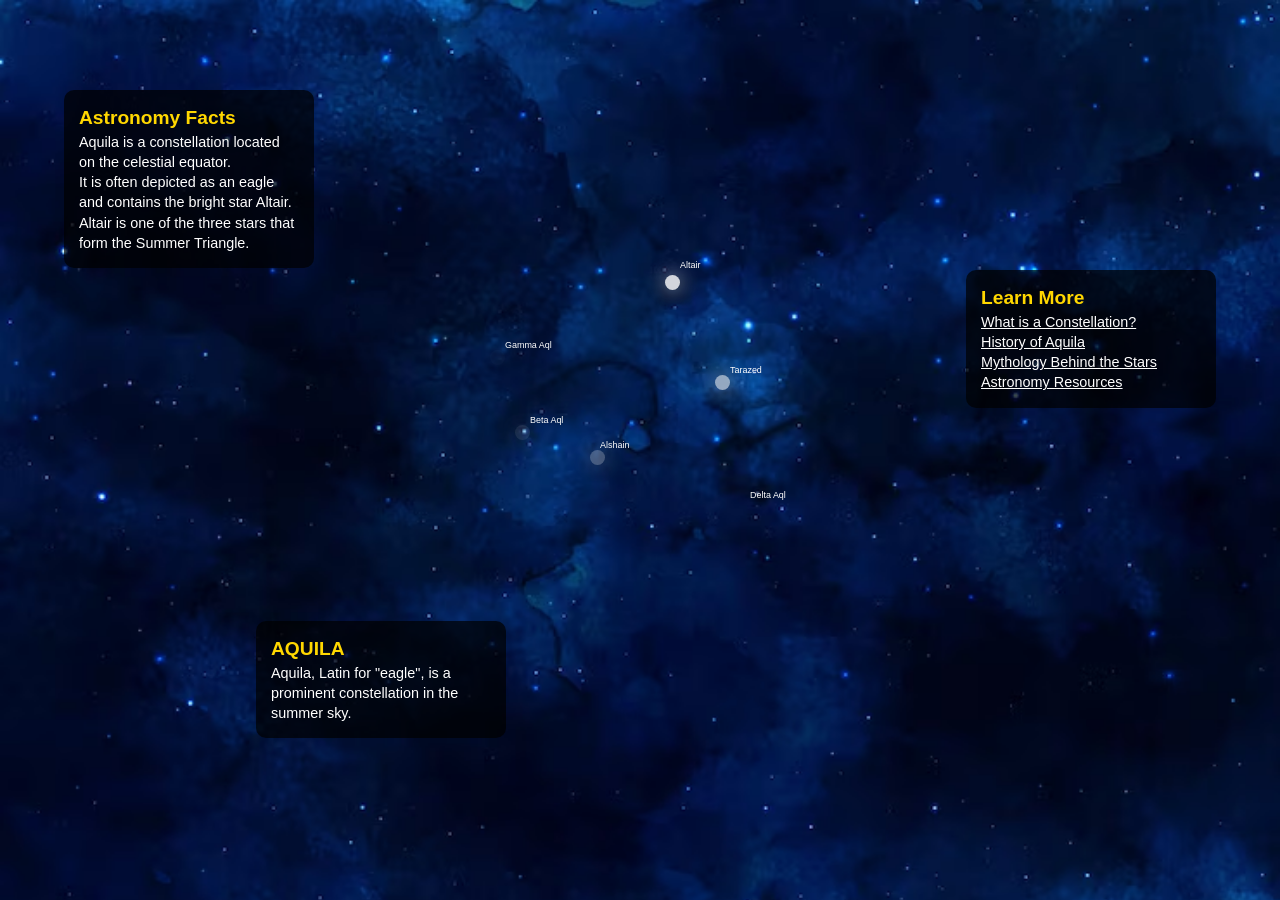
<file: aquila.html>
<!DOCTYPE html>
<html lang="en">
<head>
    <meta charset="UTF-8">
    <meta name="viewport" content="width=device-width, initial-scale=1.0">
    <title>Aquila Constellation</title>
    <link rel="stylesheet" href="aquila.css">
</head>
<body>
    <div class="starry-night">
        <div class="grid" id="aquila-grid">
            <!-- Aquila's main stars with labels -->
            <div class="star" id="altair" data-info="Altair: The brightest star in Aquila and one of the brightest in the night sky."></div>
            <div class="label" id="altair-label">Altair</div>

            <div class="star" id="tarazed" data-info="Tarazed: A bright star located near Altair."></div>
            <div class="label" id="tarazed-label">Tarazed</div>

            <div class="star" id="alshain" data-info="Alshain: A binary star system, known for its bright appearance."></div>
            <div class="label" id="alshain-label">Alshain</div>

            <div class="star" id="beta-aquilae" data-info="Beta Aquilae: Also known as Aql, it is a bright star in the constellation."></div>
            <div class="label" id="beta-aquilae-label">Beta Aql</div>

            <div class="star" id="gamma-aquilae" data-info="Gamma Aquilae: Another star located in the constellation, known for its visibility."></div>
            <div class="label" id="gamma-aquilae-label">Gamma Aql</div>

            <div class="star" id="delta-aquilae" data-info="Delta Aquilae: A less prominent but still noticeable star in the constellation."></div>
            <div class="label" id="delta-aquilae-label">Delta Aql</div>
        </div>

        <div class="tooltip" id="tooltip"></div>

        <!-- Astronomy Section -->
        <div class="astronomy-section" id="astronomy-section">
            <h2>Astronomy Facts</h2>
            <p>Aquila is a constellation located on the celestial equator.</p>
            <p>It is often depicted as an eagle and contains the bright star Altair.</p>
            <p>Altair is one of the three stars that form the Summer Triangle.</p>
        </div>

        <!-- Information Section -->
        <div class="information-section" id="information-section">
            <h2>AQUILA</h2>
            <p>Aquila, Latin for "eagle", is a prominent constellation in the summer sky.</p>
        </div>

        <!-- Education Area -->
        <div class="education-area" id="education-area">
            <h2>Learn More</h2>
            <ul>
                <li><a href="#">What is a Constellation?</a></li>
                <li><a href="#">History of Aquila</a></li>
                <li><a href="#">Mythology Behind the Stars</a></li>
                <li><a href="#">Astronomy Resources</a></li>
            </ul>
        </div>
    </div>

    <script src="https://cdnjs.cloudflare.com/ajax/libs/gsap/3.12.2/gsap.min.js"></script>
    <script src="aquila.js"></script>
</body>
</html>
</file>
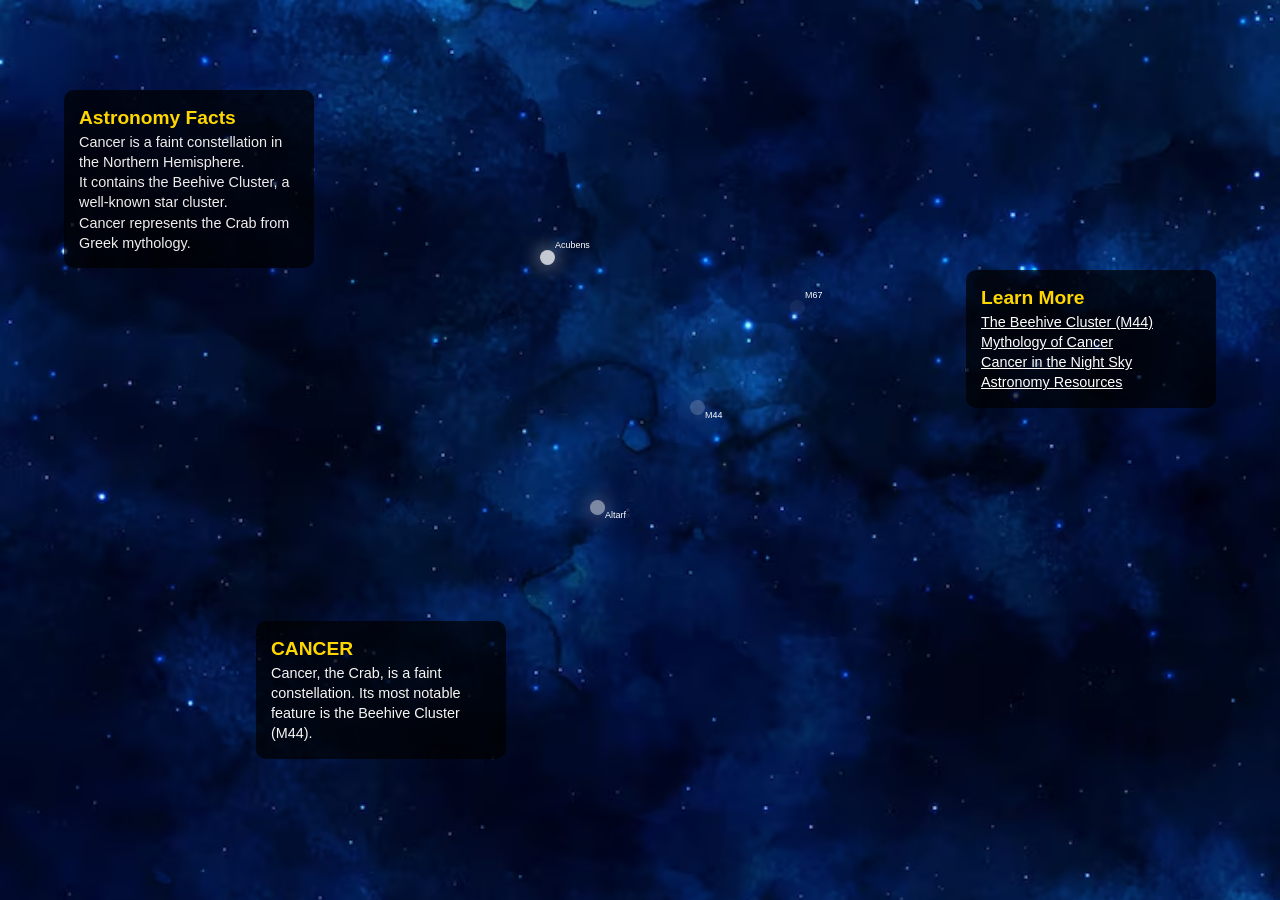
<file: cancer.html>
<!DOCTYPE html>
<html lang="en">
<head>
    <meta charset="UTF-8">
    <meta name="viewport" content="width=device-width, initial-scale=1.0">
    <title>Cancer Constellation with Names</title>
    <link rel="stylesheet" href="cancer.css">
</head>
<body>
    <div class="starry-night">
        <div class="grid" id="cancer-grid">
            <!-- Cancer's main stars with labels -->
            <div class="star" id="acubens" data-info="Acubens: The fourth brightest star in Cancer."></div>
            <div class="label" id="acubens-label">Acubens</div>

            <div class="star" id="altarf" data-info="Altarf: The brightest star in Cancer."></div>
            <div class="label" id="altarf-label">Altarf</div>

            <div class="star" id="m44" data-info="M44: Also known as the Beehive Cluster."></div>
            <div class="label" id="m44-label">M44</div>

            <div class="star" id="m67" data-info="M67: An open cluster in Cancer."></div>
            <div class="label" id="m67-label">M67</div>
        </div>

        <div class="tooltip" id="tooltip"></div>

        <!-- Astronomy Section -->
        <div class="astronomy-section" id="astronomy-section">
            <h2>Astronomy Facts</h2>
            <p>Cancer is a faint constellation in the Northern Hemisphere.</p>
            <p>It contains the Beehive Cluster, a well-known star cluster.</p>
            <p>Cancer represents the Crab from Greek mythology.</p>
        </div>

        <!-- Information Section -->
        <div class="information-section" id="information-section">
            <h2>CANCER</h2>
            <p>Cancer, the Crab, is a faint constellation. Its most notable feature is the Beehive Cluster (M44).</p>
        </div>

        <!-- Education Area -->
        <div class="education-area" id="education-area">
            <h2>Learn More</h2>
            <ul>
                <li><a href="#">The Beehive Cluster (M44)</a></li>
                <li><a href="#">Mythology of Cancer</a></li>
                <li><a href="#">Cancer in the Night Sky</a></li>
                <li><a href="#">Astronomy Resources</a></li>
            </ul>
        </div>
    </div>

    <script src="https://cdnjs.cloudflare.com/ajax/libs/gsap/3.12.2/gsap.min.js"></script>
    <script src="cancer.js"></script>
</body>
</html>
</file>
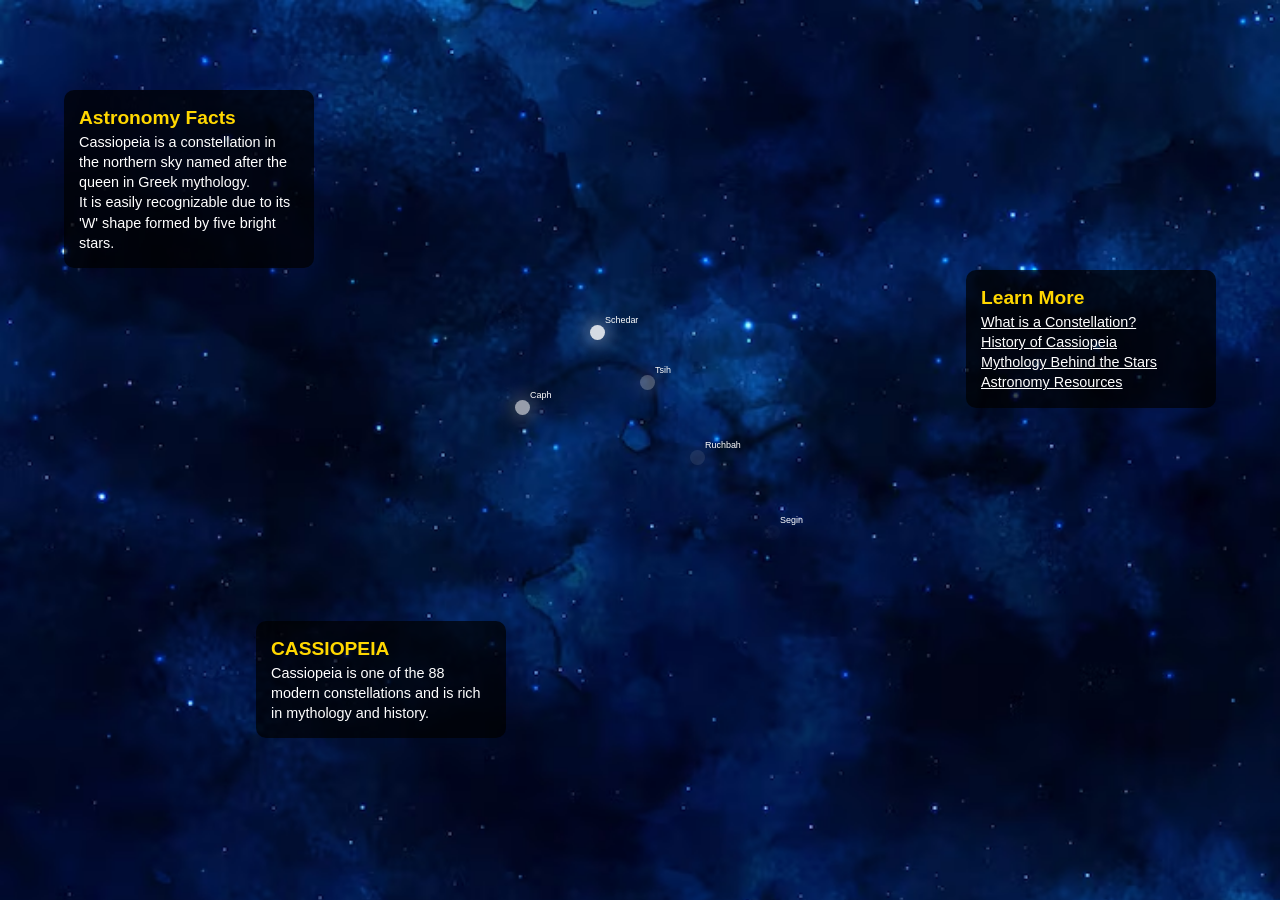
<file: cas.html>
<!DOCTYPE html>
<html lang="en">
<head>
    <meta charset="UTF-8">
    <meta name="viewport" content="width=device-width, initial-scale=1.0">
    <title>Cassiopeia Constellation</title>
    <link rel="stylesheet" href="cas.css">
</head>
<body>
    <div class="starry-night">
        <div class="grid" id="cassiopeia-grid">
            <!-- Cassiopeia's main stars with labels -->
            <div class="star" id="schedar" data-info="Schedar: The brightest star in Cassiopeia, located at the heart of the constellation."></div>
            <div class="label" id="schedar-label">Schedar</div>

            <div class="star" id="caph" data-info="Caph: A bright star that forms part of the distinctive 'W' shape."></div>
            <div class="label" id="caph-label">Caph</div>

            <div class="star" id="tsih" data-info="Tsih: Also known as Gamma Cassiopeiae, this variable star marks the center of the 'W' shape."></div>
            <div class="label" id="tsih-label">Tsih</div>

            <div class="star" id="ruchbah" data-info="Ruchbah: A double star that helps form the 'W' of Cassiopeia."></div>
            <div class="label" id="ruchbah-label">Ruchbah</div>

            <div class="star" id="segin" data-info="Segin: The faintest of the five stars in the 'W', located at one end of the constellation."></div>
            <div class="label" id="segin-label">Segin</div>
        </div>

        <div class="tooltip" id="tooltip"></div>

        <!-- Astronomy Section -->
        <div class="astronomy-section" id="astronomy-section">
            <h2>Astronomy Facts</h2>
            <p>Cassiopeia is a constellation in the northern sky named after the queen in Greek mythology.</p>
            <p>It is easily recognizable due to its 'W' shape formed by five bright stars.</p>
        </div>

        <!-- Information Section -->
        <div class="information-section" id="information-section">
            <h2>CASSIOPEIA</h2>
            <p>Cassiopeia is one of the 88 modern constellations and is rich in mythology and history.</p>
        </div>

        <!-- Education Area -->
        <div class="education-area" id="education-area">
            <h2>Learn More</h2>
            <ul>
                <li><a href="#">What is a Constellation?</a></li>
                <li><a href="#">History of Cassiopeia</a></li>
                <li><a href="#">Mythology Behind the Stars</a></li>
                <li><a href="#">Astronomy Resources</a></li>
            </ul>
        </div>
    </div>

    <script src="https://cdnjs.cloudflare.com/ajax/libs/gsap/3.12.2/gsap.min.js"></script>
    <script src="cas.js"></script>
</body>
</html>
</file>
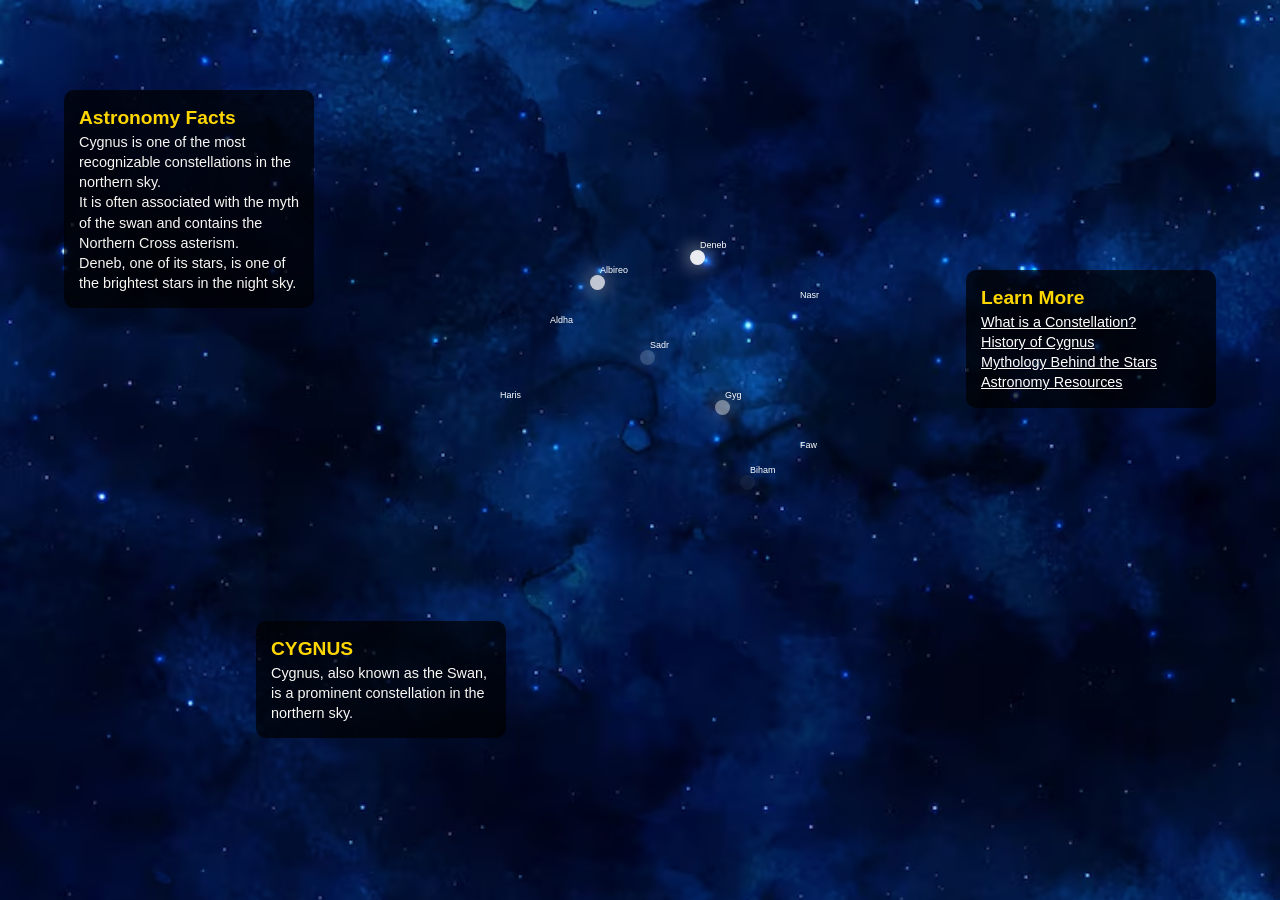
<file: cygnus.html>
<!DOCTYPE html>
<html lang="en">
<head>
    <meta charset="UTF-8">
    <meta name="viewport" content="width=device-width, initial-scale=1.0">
    <title>Cygnus Constellation</title>
    <link rel="stylesheet" href="cygnus.css">
</head>
<body>
    <div class="starry-night">
        <div class="grid" id="cygnus-grid">
            <!-- Cygnus's main stars with labels -->
            <div class="star" id="deneb" data-info="Deneb: The brightest star in Cygnus, part of the Summer Triangle."></div>
            <div class="label" id="deneb-label">Deneb</div>

            <div class="star" id="albireo" data-info="Albireo: A beautiful double star system, also known as Beta Cygni."></div>
            <div class="label" id="albireo-label">Albireo</div>

            <div class="star" id="gyg" data-info="Gyg: One of the brightest stars in the constellation, located in the northern part."></div>
            <div class="label" id="gyg-label">Gyg</div>

            <div class="star" id="sadr" data-info="Sadr: The heart of the Northern Cross asterism."></div>
            <div class="label" id="sadr-label">Sadr</div>

            <div class="star" id="biham" data-info="Biham: A bright star located in the western part of Cygnus."></div>
            <div class="label" id="biham-label">Biham</div>

            <div class="star" id="faw" data-info="Faw: A star located in the wing of Cygnus."></div>
            <div class="label" id="faw-label">Faw</div>

            <div class="star" id="nasr" data-info="Nasr: A bright star that completes the Northern Cross."></div>
            <div class="label" id="nasr-label">Nasr</div>

            <div class="star" id="aldha" data-info="Aldha: Another bright star in Cygnus, known for its prominence."></div>
            <div class="label" id="aldha-label">Aldha</div>

            <div class="star" id="haris" data-info="Haris: A star that shines brightly in the summer sky."></div>
            <div class="label" id="haris-label">Haris</div>
        </div>

        <div class="tooltip" id="tooltip"></div>

        <!-- Astronomy Section -->
        <div class="astronomy-section" id="astronomy-section">
            <h2>Astronomy Facts</h2>
            <p>Cygnus is one of the most recognizable constellations in the northern sky.</p>
            <p>It is often associated with the myth of the swan and contains the Northern Cross asterism.</p>
            <p>Deneb, one of its stars, is one of the brightest stars in the night sky.</p>
        </div>

        <!-- Information Section -->
        <div class="information-section" id="information-section">
            <h2>CYGNUS</h2>
            <p>Cygnus, also known as the Swan, is a prominent constellation in the northern sky.</p>
        </div>

        <!-- Education Area -->
        <div class="education-area" id="education-area">
            <h2>Learn More</h2>
            <ul>
                <li><a href="#">What is a Constellation?</a></li>
                <li><a href="#">History of Cygnus</a></li>
                <li><a href="#">Mythology Behind the Stars</a></li>
                <li><a href="#">Astronomy Resources</a></li>
            </ul>
        </div>
    </div>

    <script src="https://cdnjs.cloudflare.com/ajax/libs/gsap/3.12.2/gsap.min.js"></script>
    <script src="cygnus.js"></script>
</body>
</html>
</file>
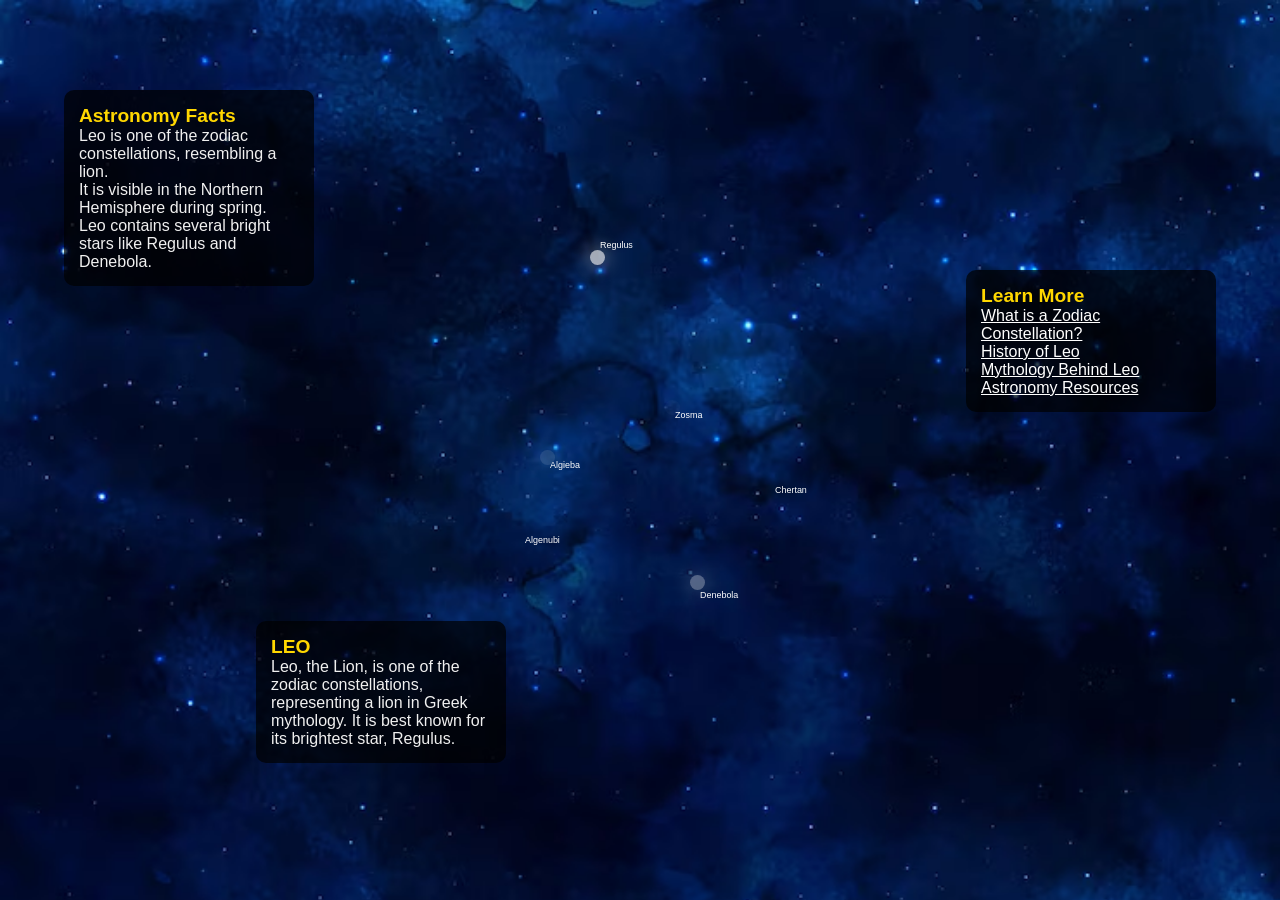
<file: leo.html>
<!DOCTYPE html>
<html lang="en">
<head>
    <meta charset="UTF-8">
    <meta name="viewport" content="width=device-width, initial-scale=1.0">
    <title>Leo Constellation with Names</title>
    <link rel="stylesheet" href="le.css">
</head>
<body>
    <div class="starry-night">
        <div class="grid" id="leo-grid">
            <!-- Leo's main stars with labels -->
            <div class="star" id="regulus" data-info="Regulus: The brightest star in Leo."></div>
            <div class="label" id="regulus-label">Regulus</div>

            <div class="star" id="denebola" data-info="Denebola: The tail of the lion."></div>
            <div class="label" id="denebola-label">Denebola</div>

            <div class="star" id="algieba" data-info="Algieba: A binary star system."></div>
            <div class="label" id="algieba-label">Algieba</div>

            <div class="star" id="zosma" data-info="Zosma: A bluish star."></div>
            <div class="label" id="zosma-label">Zosma</div>

            <div class="star" id="algenubi" data-info="Algenubi: Representing the lion's mane."></div>
            <div class="label" id="algenubi-label">Algenubi</div>

            <div class="star" id="chertan" data-info="Chertan: The back of the lion."></div>
            <div class="label" id="chertan-label">Chertan</div>
        </div>

        <div class="tooltip" id="tooltip"></div>

        <!-- Astronomy Section -->
        <div class="astronomy-section" id="astronomy-section">
            <h2>Astronomy Facts</h2>
            <p>Leo is one of the zodiac constellations, resembling a lion.</p>
            <p>It is visible in the Northern Hemisphere during spring.</p>
            <p>Leo contains several bright stars like Regulus and Denebola.</p>
        </div>

        <!-- Information Section -->
        <div class="information-section" id="information-section">
            <h2>LEO</h2>
            <p>Leo, the Lion, is one of the zodiac constellations, representing a lion in Greek mythology. It is best known for its brightest star, Regulus.</p>
        </div>

        <!-- Education Area -->
        <div class="education-area" id="education-area">
            <h2>Learn More</h2>
            <ul>
                <li><a href="#">What is a Zodiac Constellation?</a></li>
                <li><a href="#">History of Leo</a></li>
                <li><a href="#">Mythology Behind Leo</a></li>
                <li><a href="#">Astronomy Resources</a></li>
            </ul>
        </div>
    </div>

    <script src="https://cdnjs.cloudflare.com/ajax/libs/gsap/3.12.2/gsap.min.js"></script>
    <script src="script2.js"></script>
</body>
</html>
</file>
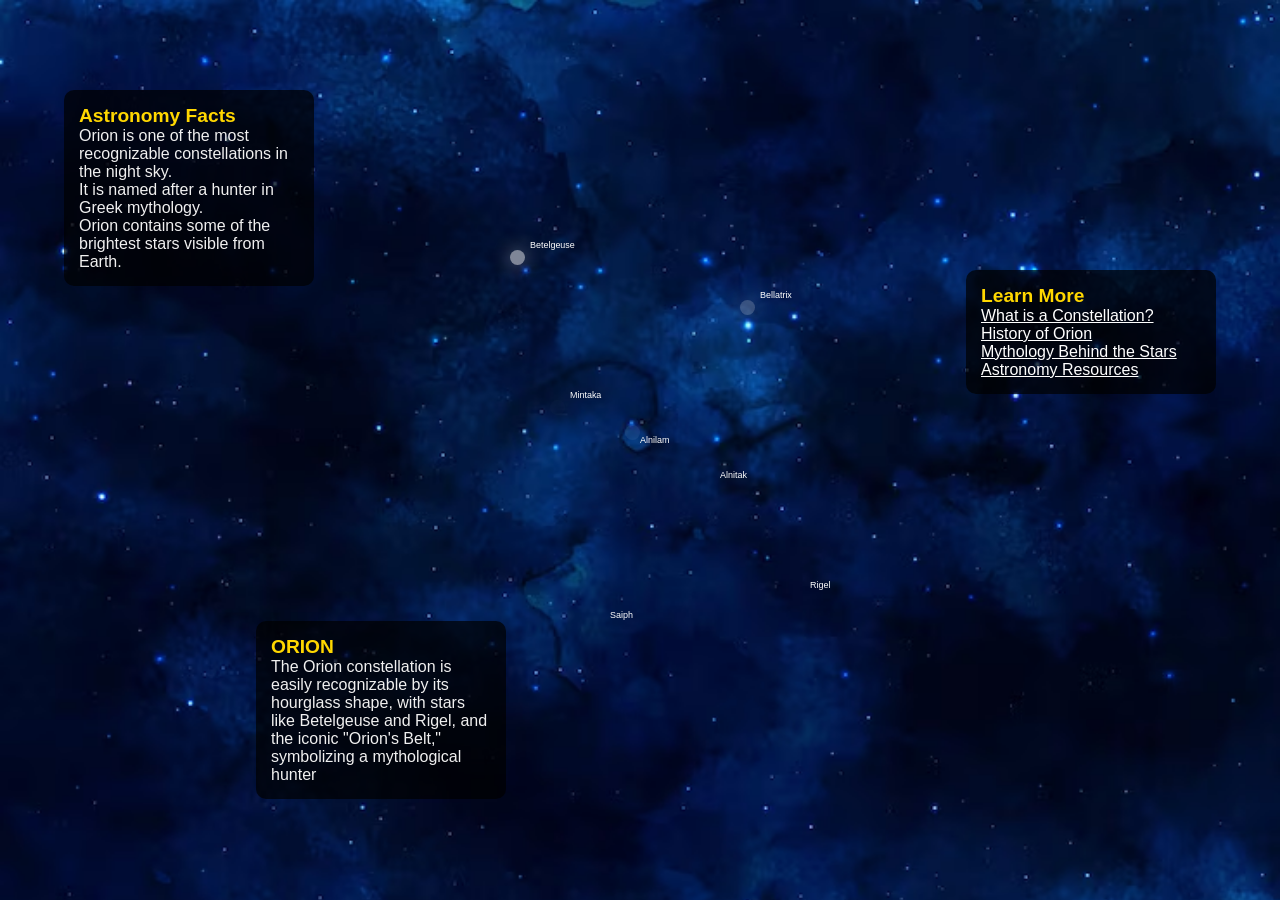
<file: orion.html>
<!DOCTYPE html>
<html lang="en">
<head>
    <meta charset="UTF-8">
    <meta name="viewport" content="width=device-width, initial-scale=1.0">
    <title>Orion Constellation with Names</title>
    <link rel="stylesheet" href="ori.css">
</head>
<body>
    <div class="starry-night">
        <div class="grid" id="orion-grid">
            <!-- Orion's main stars with labels -->
            <div class="star" id="betelgeuse" data-info="Betelgeuse: A red supergiant star."></div>
            <div class="label" id="betelgeuse-label">Betelgeuse</div>

            <div class="star" id="bellatrix" data-info="Bellatrix: A bright blue giant star."></div>
            <div class="label" id="bellatrix-label">Bellatrix</div>

            <div class="star" id="alnilam" data-info="Alnilam: The central star of Orion."></div>
            <div class="label" id="alnilam-label">Alnilam</div>

            <div class="star" id="mintaka" data-info="Mintaka: A binary star system."></div>
            <div class="label" id="mintaka-label">Mintaka</div>

            <div class="star" id="alnitak" data-info="Alnitak: A hot, massive star."></div>
            <div class="label" id="alnitak-label">Alnitak</div>

            <div class="star" id="saiph" data-info="Saiph: A blue supergiant star."></div>
            <div class="label" id="saiph-label">Saiph</div>

            <div class="star" id="rigel" data-info="Rigel: The brightest star in Orion."></div>
            <div class="label" id="rigel-label">Rigel</div>
        </div>

        <div class="tooltip" id="tooltip"></div>

        <!-- Astronomy Section -->
        <div class="astronomy-section" id="astronomy-section">
            <h2>Astronomy Facts</h2>
            <p>Orion is one of the most recognizable constellations in the night sky.</p>
            <p>It is named after a hunter in Greek mythology.</p>
            <p>Orion contains some of the brightest stars visible from Earth.</p>
        </div>
        <div class="information-section" id="information-section">
            <h2>ORION</h2>
            <p>The Orion constellation is easily recognizable by its hourglass shape, with stars like Betelgeuse and Rigel, and the iconic "Orion's Belt," symbolizing a mythological hunter</p>
            
            
        </div>

        <!-- Education Area -->
        <div class="education-area" id="education-area">
            <h2>Learn More</h2>
            <ul>
                <li><a href="#">What is a Constellation?</a></li>
                <li><a href="#">History of Orion</a></li>
                <li><a href="#">Mythology Behind the Stars</a></li>
                <li><a href="#">Astronomy Resources</a></li>
            </ul>
        </div>
    </div>

    <script src="https://cdnjs.cloudflare.com/ajax/libs/gsap/3.12.2/gsap.min.js"></script>
    <script src="script.js"></script>
</body>
</html>
</file>
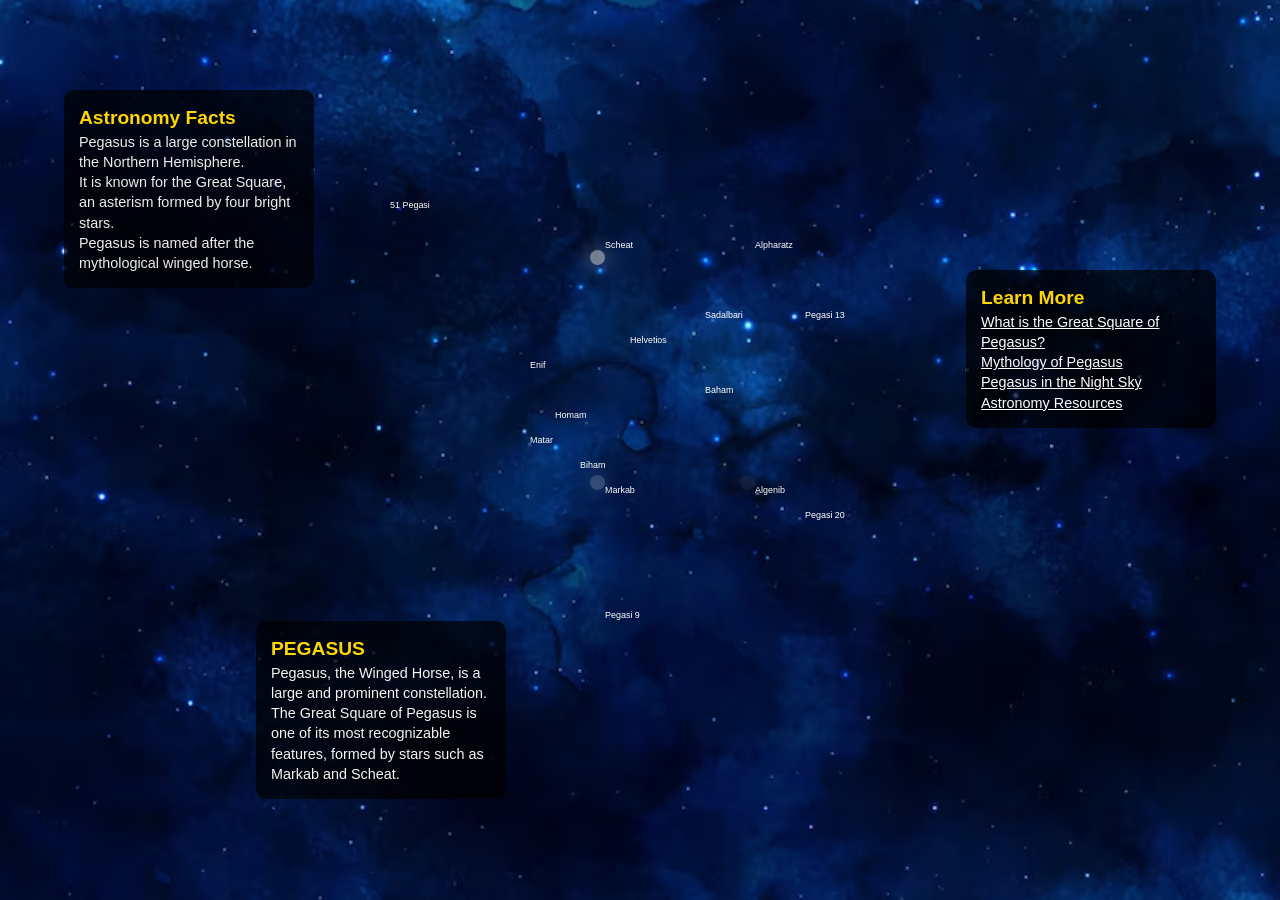
<file: peg.html>
<!DOCTYPE html>
<html lang="en">
<head>
    <meta charset="UTF-8">
    <meta name="viewport" content="width=device-width, initial-scale=1.0">
    <title>Pegasus Constellation with Names</title>
    <link rel="stylesheet" href="peg.css">
</head>
<body>
    <div class="starry-night">
        <div class="grid" id="pegasus-grid">
            <!-- Pegasus's main stars with labels -->
            <div class="star" id="scheat" data-info="Scheat: The second brightest star in Pegasus."></div>
            <div class="label" id="scheat-label">Scheat</div>

            <div class="star" id="markab" data-info="Markab: The brightest star in Pegasus."></div>
            <div class="label" id="markab-label">Markab</div>

            <div class="star" id="algenib" data-info="Algenib: A blue subgiant star."></div>
            <div class="label" id="algenib-label">Algenib</div>

            <div class="star" id="alpharatz" data-info="Alpharatz: The boundary star of Andromeda and Pegasus."></div>
            <div class="label" id="alpharatz-label">Alpharatz</div>

            <div class="star" id="enif" data-info="Enif: A supergiant star located at Pegasus' nose."></div>
            <div class="label" id="enif-label">Enif</div>

            <div class="star" id="matar" data-info="Matar: A binary star in Pegasus."></div>
            <div class="label" id="matar-label">Matar</div>

            <div class="star" id="baham" data-info="Baham: A star located on Pegasus' wing."></div>
            <div class="label" id="baham-label">Baham</div>

            <div class="star" id="sadalbari" data-info="Sadalbari: A less prominent star of Pegasus."></div>
            <div class="label" id="sadalbari-label">Sadalbari</div>

            <div class="star" id="homam" data-info="Homam: A star forming part of the Great Square."></div>
            <div class="label" id="homam-label">Homam</div>

            <div class="star" id="biham" data-info="Biham: Another star located in the wing."></div>
            <div class="label" id="biham-label">Biham</div>

            <div class="star" id="helvetios" data-info="Helvetios: Part of the torso of Pegasus."></div>
            <div class="label" id="helvetios-label">Helvetios</div>

            <div class="star" id="51pegasi" data-info="51 Pegasi: The first star to have an exoplanet discovered around it."></div>
            <div class="label" id="51pegasi-label">51 Pegasi</div>

            <div class="star" id="pegasi13" data-info="Pegasi 13: A less prominent star of the constellation."></div>
            <div class="label" id="pegasi13-label">Pegasi 13</div>

            <div class="star" id="pegasi9" data-info="Pegasi 9: Located near Pegasus' tail."></div>
            <div class="label" id="pegasi9-label">Pegasi 9</div>

            <div class="star" id="pegasi20" data-info="Pegasi 20: Positioned in the constellation's far wing."></div>
            <div class="label" id="pegasi20-label">Pegasi 20</div>
        </div>

        <div class="tooltip" id="tooltip"></div>

        <!-- Astronomy Section -->
        <div class="astronomy-section" id="astronomy-section">
            <h2>Astronomy Facts</h2>
            <p>Pegasus is a large constellation in the Northern Hemisphere.</p>
            <p>It is known for the Great Square, an asterism formed by four bright stars.</p>
            <p>Pegasus is named after the mythological winged horse.</p>
        </div>

        <!-- Information Section -->
        <div class="information-section" id="information-section">
            <h2>PEGASUS</h2>
            <p>Pegasus, the Winged Horse, is a large and prominent constellation. The Great Square of Pegasus is one of its most recognizable features, formed by stars such as Markab and Scheat.</p>
        </div>

        <!-- Education Area -->
        <div class="education-area" id="education-area">
            <h2>Learn More</h2>
            <ul>
                <li><a href="#">What is the Great Square of Pegasus?</a></li>
                <li><a href="#">Mythology of Pegasus</a></li>
                <li><a href="#">Pegasus in the Night Sky</a></li>
                <li><a href="#">Astronomy Resources</a></li>
            </ul>
        </div>
    </div>

    <script src="https://cdnjs.cloudflare.com/ajax/libs/gsap/3.12.2/gsap.min.js"></script>
    <script src="peg.js"></script>
</body>
</html>
</file>
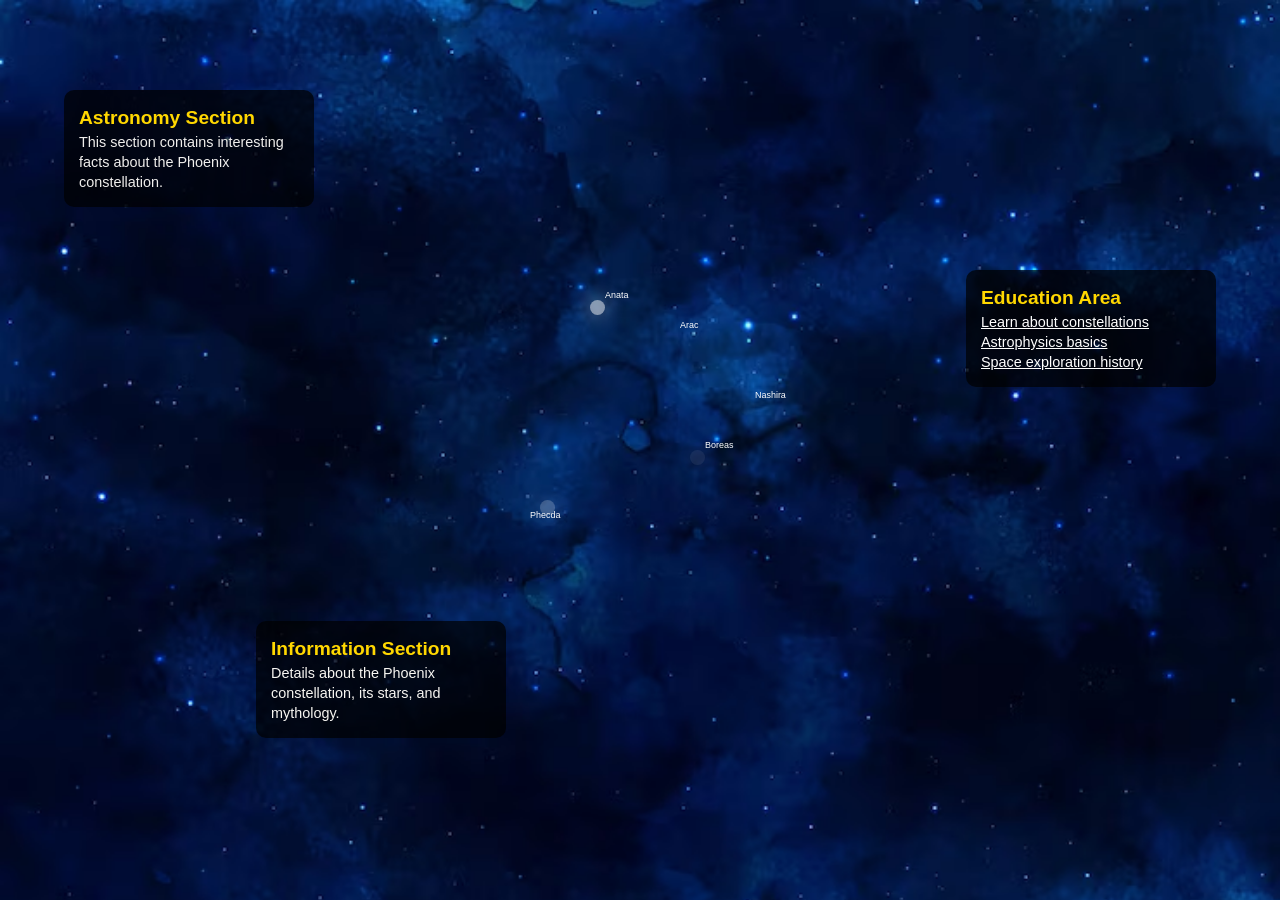
<file: phx.html>
<!DOCTYPE html>
<html lang="en">
<head>
    <meta charset="UTF-8">
    <meta name="viewport" content="width=device-width, initial-scale=1.0">
    <title>Phoenix Constellation</title>
    <link rel="stylesheet" href="phoenix.css">
</head>
<body>
    <div class="starry-night">
        <div class="grid">
            <div id="anata" class="star" data-info="Anata - Alpha Phoenicis"></div>
            <div id="phecda" class="star" data-info="Phecda - Beta Phoenicis"></div>
            <div id="boreas" class="star" data-info="Boreas - Epsilon Phoenicis"></div>
            <div id="nashira" class="star" data-info="Nashira - Gamma Phoenicis"></div>
            <div id="arac" class="star" data-info="Arac - Delta Phoenicis"></div>

            <div id="anata-label" class="label">Anata</div>
            <div id="phecda-label" class="label">Phecda</div>
            <div id="boreas-label" class="label">Boreas</div>
            <div id="nashira-label" class="label">Nashira</div>
            <div id="arac-label" class="label">Arac</div>
        </div>

        <div class="tooltip" id="tooltip"></div>

        <!-- Astronomy Section -->
        <div class="astronomy-section">
            <h2>Astronomy Section</h2>
            <p>This section contains interesting facts about the Phoenix constellation.</p>
        </div>

        <!-- Information Section -->
        <div class="information-section">
            <h2>Information Section</h2>
            <p>Details about the Phoenix constellation, its stars, and mythology.</p>
        </div>

        <!-- Education Area -->
        <div class="education-area">
            <h2>Education Area</h2>
            <ul>
                <li><a href="#">Learn about constellations</a></li>
                <li><a href="#">Astrophysics basics</a></li>
                <li><a href="#">Space exploration history</a></li>
            </ul>
        </div>
    </div>

    <script src="https://cdnjs.cloudflare.com/ajax/libs/gsap/3.11.5/gsap.min.js"></script>
    <script src="phoenix.js"></script>
</body>
</html>
</file>
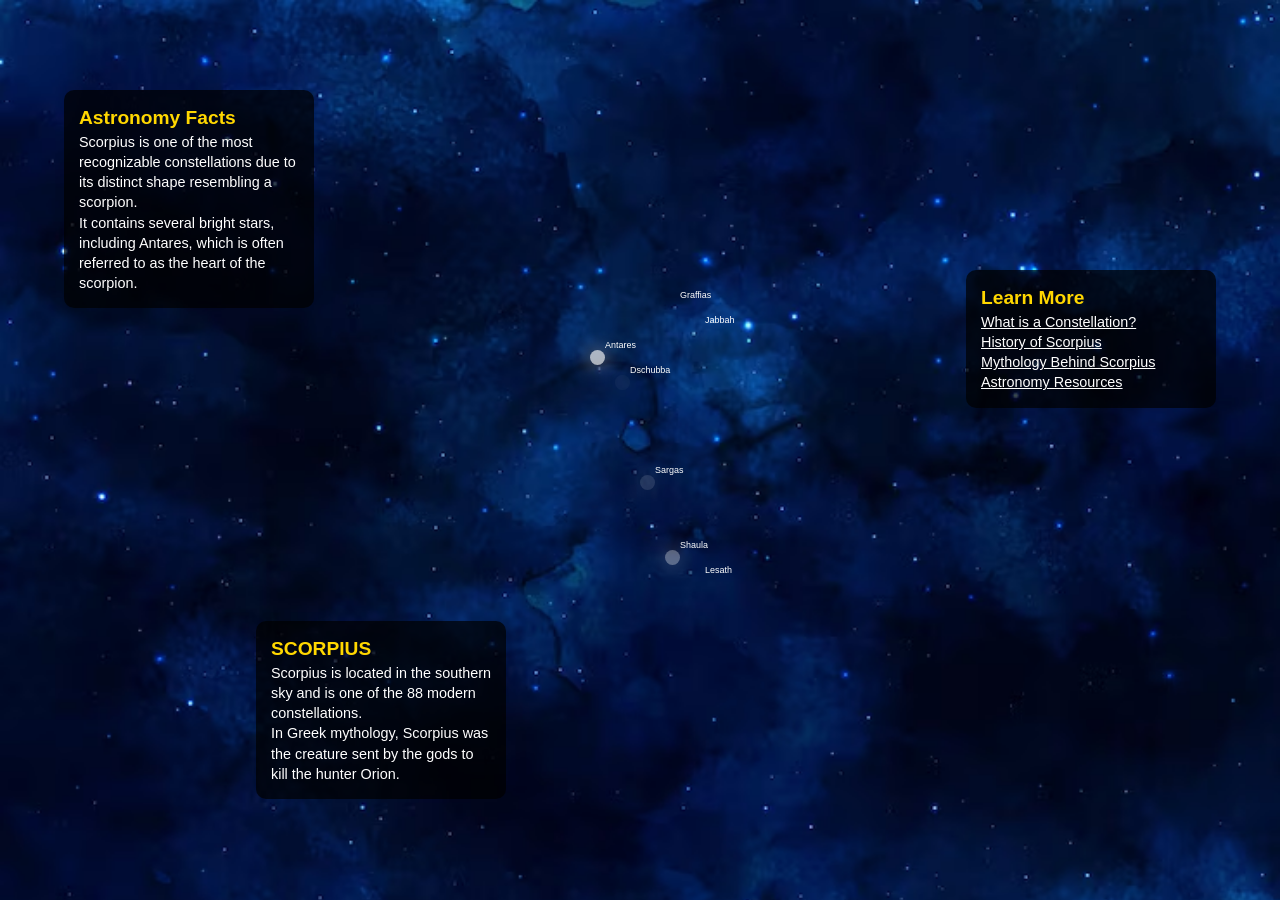
<file: scr.html>
<!DOCTYPE html>
<html lang="en">
<head>
    <meta charset="UTF-8">
    <meta name="viewport" content="width=device-width, initial-scale=1.0">
    <title>Scorpius Constellation</title>
    <link rel="stylesheet" href="scr.css">
</head>
<body>
    <div class="starry-night">
        <div class="grid" id="scorpius-grid">
            <!-- Scorpius's main stars with labels -->
            <div class="star" id="antares" data-info="Antares: A red supergiant and the heart of the scorpion."></div>
            <div class="label" id="antares-label">Antares</div>

            <div class="star" id="shaula" data-info="Shaula: The second-brightest star, marking the scorpion's stinger."></div>
            <div class="label" id="shaula-label">Shaula</div>

            <div class="star" id="sargas" data-info="Sargas: A giant star located near the tail of Scorpius."></div>
            <div class="label" id="sargas-label">Sargas</div>

            <div class="star" id="dschubba" data-info="Dschubba: Marks the forehead of the scorpion."></div>
            <div class="label" id="dschubba-label">Dschubba</div>

            <div class="star" id="jabbah" data-info="Jabbah: A star system located near the claws of Scorpius."></div>
            <div class="label" id="jabbah-label">Jabbah</div>

            <div class="star" id="graffias" data-info="Graffias: Marks one of the scorpion's claws."></div>
            <div class="label" id="graffias-label">Graffias</div>

            <div class="star" id="lesath" data-info="Lesath: A bright star located near the stinger."></div>
            <div class="label" id="lesath-label">Lesath</div>
        </div>

        <div class="tooltip" id="tooltip"></div>

        <!-- Astronomy Section -->
        <div class="astronomy-section" id="astronomy-section">
            <h2>Astronomy Facts</h2>
            <p>Scorpius is one of the most recognizable constellations due to its distinct shape resembling a scorpion.</p>
            <p>It contains several bright stars, including Antares, which is often referred to as the heart of the scorpion.</p>
        </div>

        <!-- Information Section -->
        <div class="information-section" id="information-section">
            <h2>SCORPIUS</h2>
            <p>Scorpius is located in the southern sky and is one of the 88 modern constellations.</p>
            <p>In Greek mythology, Scorpius was the creature sent by the gods to kill the hunter Orion.</p>
        </div>

        <!-- Education Area -->
        <div class="education-area" id="education-area">
            <h2>Learn More</h2>
            <ul>
                <li><a href="#">What is a Constellation?</a></li>
                <li><a href="#">History of Scorpius</a></li>
                <li><a href="#">Mythology Behind Scorpius</a></li>
                <li><a href="#">Astronomy Resources</a></li>
            </ul>
        </div>
    </div>

    <script src="https://cdnjs.cloudflare.com/ajax/libs/gsap/3.12.2/gsap.min.js"></script>
    <script src="scr.js"></script>
</body>
</html>
</file>
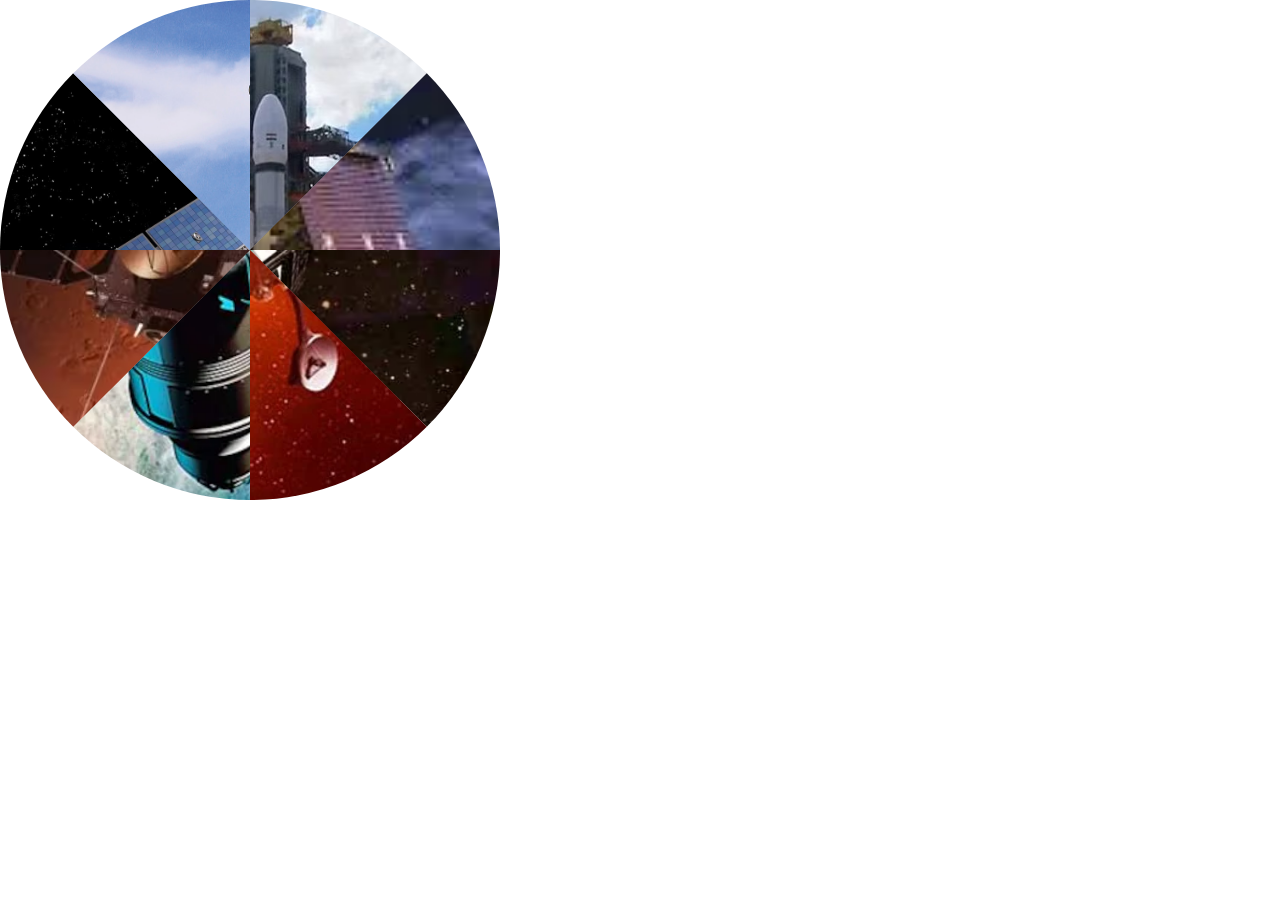
<file: trial.html>
<!DOCTYPE html>
<html lang="en">
<head>
  <meta charset="UTF-8">
  <meta name="viewport" content="width=device-width, initial-scale=1.0">
  <title>Scroll Trigger Text Typing Animation</title>
  <link rel="stylesheet" href="t.css">
</head>
<body>

  <ul class="wheel">
    <li class="img" style="--img: url(isro1.avif);">
      <div class="hoverable"></div>
      <svg viewBox="0 0 100 100" preserveAspectRatio="xMidYMid meet">
        <g>
          <text fill="currentColor" text-anchor="middle" aria-hidden="true">
            <textPath xlink:href="#circlePath" startOffset="20">Paris</textPath>
          </text>
        </g>
      </svg>
    </li>
    
    <li class="img" style="--img: url(isro2.jpg);">
      <div class="hoverable"></div>
      <svg viewBox="0 0 100 100" preserveAspectRatio="xMidYMid meet">
        <g>
          <text fill="currentColor" text-anchor="middle" aria-hidden="true">
            <textPath xlink:href="#circlePath" startOffset="20">Dubai</textPath>
          </text>
        </g>
      </svg>
    </li>
    
    <li class="img" style="--img: url(isro3.png);">
      <div class="hoverable"></div>
      <svg viewBox="0 0 100 100" preserveAspectRatio="xMidYMid meet">
        <g>
          <text fill="currentColor" text-anchor="middle" aria-hidden="true">
            <textPath xlink:href="#circlePath" startOffset="20">Tokyo</textPath>
          </text>
        </g>
      </svg>
    </li>
    
    <li class="img" style="--img: url(isro4.webp);">
      <div class="hoverable"></div>
      <svg viewBox="0 0 100 100" preserveAspectRatio="xMidYMid meet">
        <g>
          <text fill="currentColor" text-anchor="middle" aria-hidden="true">
            <textPath xlink:href="#circlePath" startOffset="20">Delhi</textPath>
          </text>
        </g>
      </svg>
    </li>
    
    <li class="img" style="--img: url(isro5.webp);">
      <div class="hoverable"></div>
      <svg viewBox="0 0 100 100" preserveAspectRatio="xMidYMid meet">
        <g>
          <text fill="currentColor" text-anchor="middle" aria-hidden="true">
            <textPath xlink:href="#circlePath" startOffset="20">Sydney</textPath>
          </text>
        </g>
      </svg>
    </li>
    
    <li class="img" style="--img: url(mangal.avif);">
      <div class="hoverable"></div>
      <svg viewBox="0 0 100 100" preserveAspectRatio="xMidYMid meet">
        <g>
          <text fill="currentColor" text-anchor="middle" aria-hidden="true">
            <textPath xlink:href="#circlePath" startOffset="20">London</textPath>
          </text>
        </g>
      </svg>
    </li>
    
    <li class="img" style="--img: url(isro6.jpg);">
      <div class="hoverable"></div>
      <svg viewBox="0 0 100 100" preserveAspectRatio="xMidYMid meet">
        <g>
          <text fill="currentColor" text-anchor="middle" aria-hidden="true">
            <textPath xlink:href="#circlePath" startOffset="20">Rome</textPath>
          </text>
        </g>
      </svg>
    </li>
    
    <li class="img" style="--img: url(isro7.jpg);">
      <div class="hoverable"></div>
      <svg viewBox="0 0 100 100" preserveAspectRatio="xMidYMid meet">
        <g>
          <text fill="currentColor" text-anchor="middle" aria-hidden="true">
            <textPath xlink:href="#circlePath" startOffset="20">New York</textPath>
          </text>
        </g>
      </svg>
    </li>
  </ul>

  <!-- SVG template with dynamic text -->
  <svg version="1.1" xmlns="http://www.w3.org/2000/svg" xmlns:xlink="http://www.w3.org/1999/xlink" width="0" height="0">
    <defs>
      <path id="circlePath" d="M 50, 5 a 45,45 0 1,1 0,90 a 45,45 0 1,1 0,-90" />
    </defs>
  </svg>

  <script src="s.js"></script>
</body>
</html>
</file>
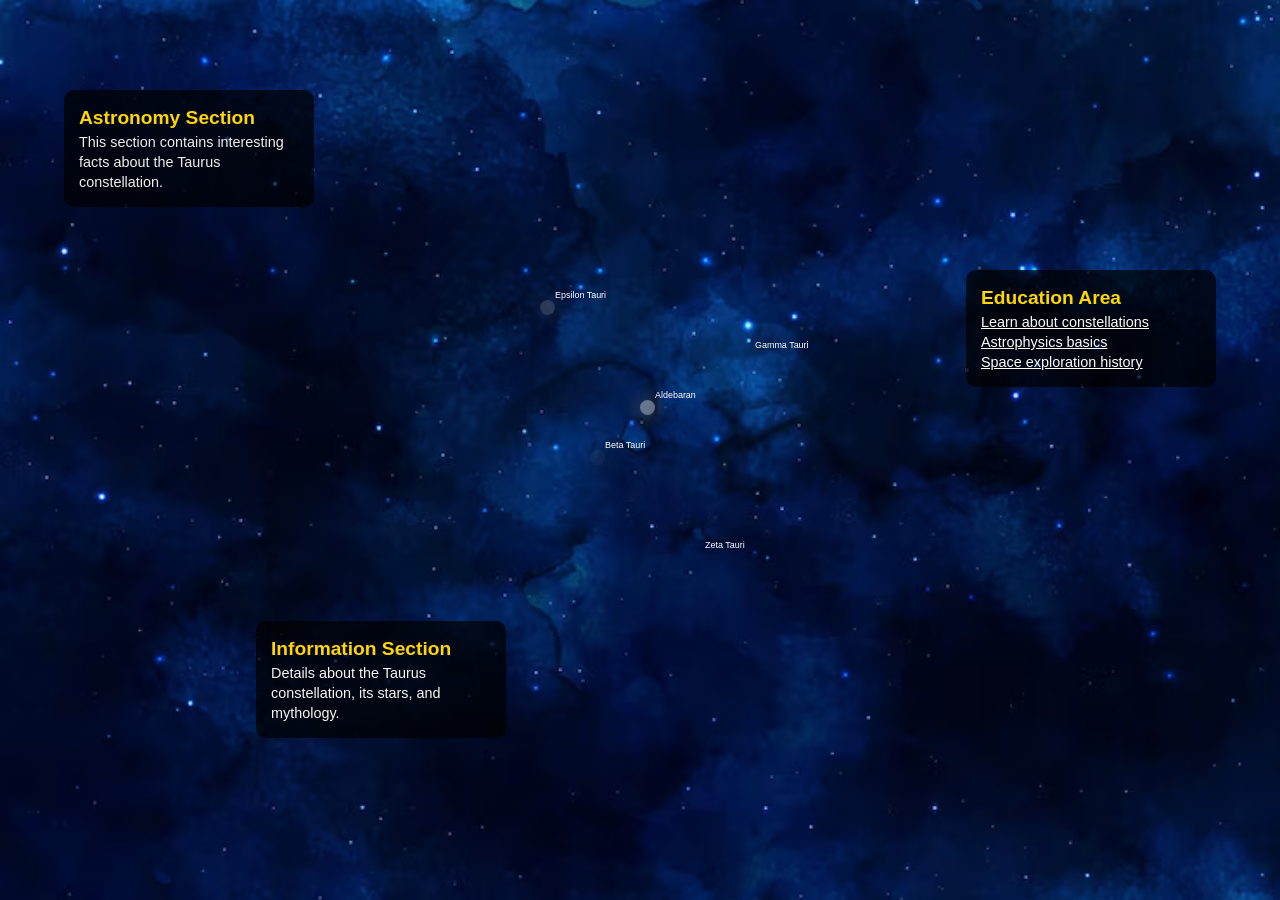
<file: trs.html>
<!DOCTYPE html>
<html lang="en">
<head>
    <meta charset="UTF-8">
    <meta name="viewport" content="width=device-width, initial-scale=1.0">
    <title>Taurus Constellation</title>
    <link rel="stylesheet" href="trs.css">
</head>
<body>
    <div class="starry-night">
        <div class="grid">
            <div id="aldebaran" class="star" data-info="Aldebaran - Alpha Tauri"></div>
            <div id="epsilon" class="star" data-info="Epsilon Tauri - Epsilon Tauri"></div>
            <div id="beta" class="star" data-info="Beta Tauri - Beta Tauri"></div>
            <div id="gamma" class="star" data-info="Gamma Tauri - Gamma Tauri"></div>
            <div id="zeta" class="star" data-info="Zeta Tauri - Zeta Tauri"></div>

            <div id="aldebaran-label" class="label">Aldebaran</div>
            <div id="epsilon-label" class="label">Epsilon Tauri</div>
            <div id="beta-label" class="label">Beta Tauri</div>
            <div id="gamma-label" class="label">Gamma Tauri</div>
            <div id="zeta-label" class="label">Zeta Tauri</div>
        </div>

        <div class="tooltip" id="tooltip"></div>

        <!-- Astronomy Section -->
        <div class="astronomy-section">
            <h2>Astronomy Section</h2>
            <p>This section contains interesting facts about the Taurus constellation.</p>
        </div>

        <!-- Information Section -->
        <div class="information-section">
            <h2>Information Section</h2>
            <p>Details about the Taurus constellation, its stars, and mythology.</p>
        </div>

        <!-- Education Area -->
        <div class="education-area">
            <h2>Education Area</h2>
            <ul>
                <li><a href="#">Learn about constellations</a></li>
                <li><a href="#">Astrophysics basics</a></li>
                <li><a href="#">Space exploration history</a></li>
            </ul>
        </div>
    </div>

    <script src="https://cdnjs.cloudflare.com/ajax/libs/gsap/3.11.5/gsap.min.js"></script>
    <script src="trs.js"></script>
</body>
</html>
</file>
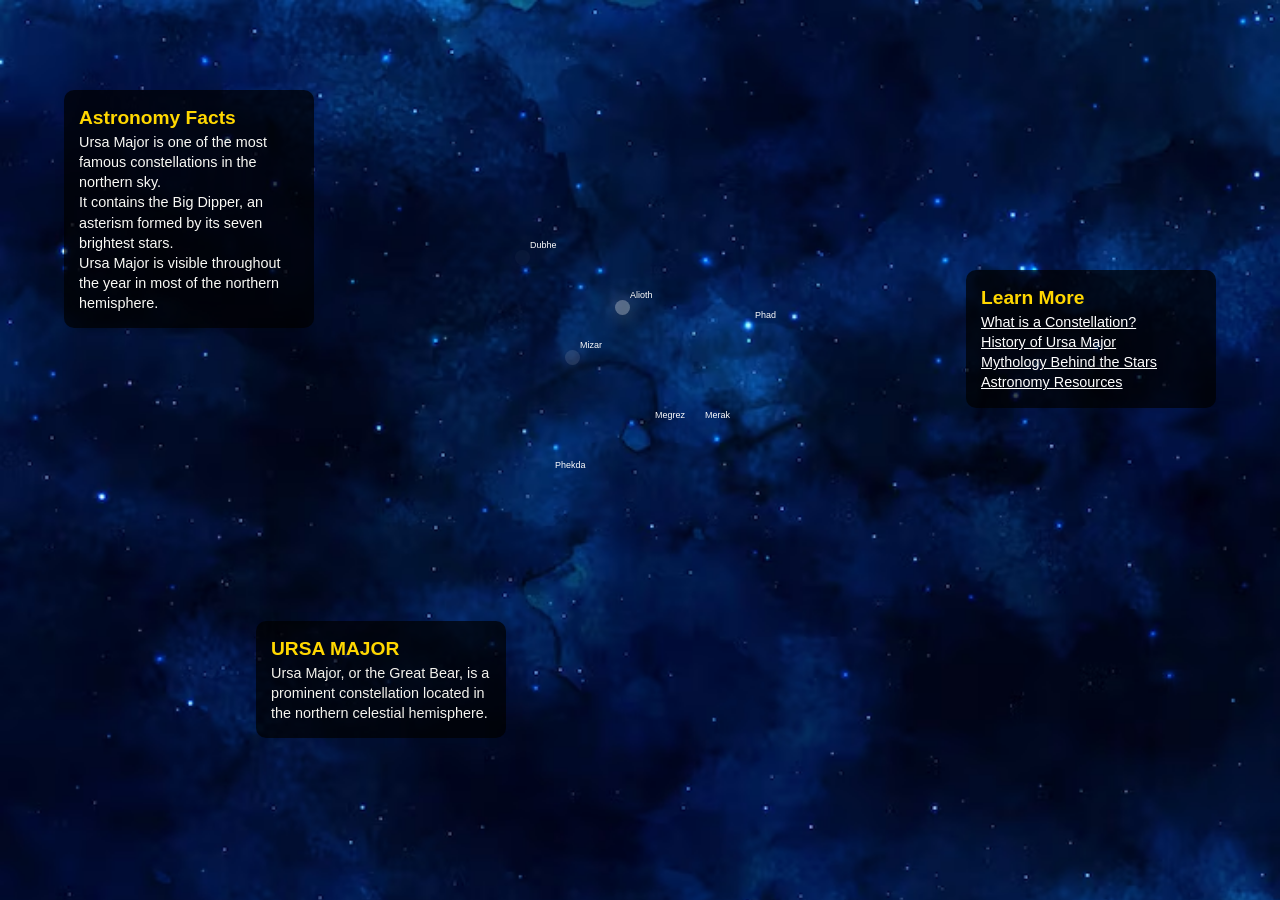
<file: um.html>
<!DOCTYPE html>
<html lang="en">
<head>
    <meta charset="UTF-8">
    <meta name="viewport" content="width=device-width, initial-scale=1.0">
    <title>Ursa Major Constellation</title>
    <link rel="stylesheet" href="um.css">
</head>
<body>
    <div class="starry-night">
        <div class="grid" id="ursa-major-grid">
            <!-- Ursa Major's main stars with labels -->
            <div class="star" id="alioth" data-info="Alioth: The brightest star in Ursa Major."></div>
            <div class="label" id="alioth-label">Alioth</div>

            <div class="star" id="mizar" data-info="Mizar: A double star known for its companion, Alcor."></div>
            <div class="label" id="mizar-label">Mizar</div>

            <div class="star" id="dube" data-info="Dubhe: The second-brightest star in Ursa Major."></div>
            <div class="label" id="dube-label">Dubhe</div>

            <div class="star" id="phekda" data-info="Phekda: A bright star located in the bowl of the dipper."></div>
            <div class="label" id="phekda-label">Phekda</div>

            <div class="star" id="merak" data-info="Merak: Known as the 'guard star' of the Big Dipper."></div>
            <div class="label" id="merak-label">Merak</div>

            <div class="star" id="phad" data-info="Phad: A prominent star in the constellation."></div>
            <div class="label" id="phad-label">Phad</div>

            <div class="star" id="megrez" data-info="Megrez: The least bright star in the Big Dipper."></div>
            <div class="label" id="megrez-label">Megrez</div>
        </div>

        <div class="tooltip" id="tooltip"></div>

        <!-- Astronomy Section -->
        <div class="astronomy-section" id="astronomy-section">
            <h2>Astronomy Facts</h2>
            <p>Ursa Major is one of the most famous constellations in the northern sky.</p>
            <p>It contains the Big Dipper, an asterism formed by its seven brightest stars.</p>
            <p>Ursa Major is visible throughout the year in most of the northern hemisphere.</p>
        </div>

        <!-- Information Section -->
        <div class="information-section" id="information-section">
            <h2>URSA MAJOR</h2>
            <p>Ursa Major, or the Great Bear, is a prominent constellation located in the northern celestial hemisphere.</p>
        </div>

        <!-- Education Area -->
        <div class="education-area" id="education-area">
            <h2>Learn More</h2>
            <ul>
                <li><a href="#">What is a Constellation?</a></li>
                <li><a href="#">History of Ursa Major</a></li>
                <li><a href="#">Mythology Behind the Stars</a></li>
                <li><a href="#">Astronomy Resources</a></li>
            </ul>
        </div>
    </div>

    <script src="https://cdnjs.cloudflare.com/ajax/libs/gsap/3.12.2/gsap.min.js"></script>
    <script src="um.js"></script>
</body>
</html>
</file>
<file: aquila.css>
* {
    margin: 0;
    padding: 0;
    box-sizing: border-box;
}

body {
    overflow: hidden;
    font-family: Arial, sans-serif; /* Set a default font */
    color: #f0f0f0; /* Light text color */
}

.starry-night {
    background-image: url("bg.jpg"); /* Keep the background image */
    background-size: cover;
    width: 100vw;
    height: 100vh;
    display: flex;
    justify-content: center;
    align-items: center;
    position: relative;
    animation: background-move 30s linear infinite; /* Add moving background effect */
}

@keyframes background-move {
    0% {
        background-position: 0% 0%;
    }
    100% {
        background-position: 100% 100%;
    }
}

.grid {
    position: relative;
    width: 60vw; 
    height: 60vw; 
    max-width: 500px; 
    max-height: 500px;
}

.star {
    position: absolute;
    width: 2vw;
    height: 2vw;
    max-width: 15px; 
    max-height: 15px;
    background-color: white;
    border-radius: 50%;
    opacity: 0;  /* Start as invisible */
    box-shadow: 0 0 20px white; /* Glowing effect */
}

/* Positioning stars in Aquila constellation */
#altair { top: 15%; left: 55%; }
#tarazed { top: 35%; left: 65%; }
#alshain { top: 50%; left: 40%; }
#beta-aquilae { top: 45%; left: 25%; }
#gamma-aquilae { top: 30%; left: 20%; }
#delta-aquilae { top: 60%; left: 70%; }

/* Positioning labels next to their stars */
.label {
    position: absolute;
    color: white;
    font-size: 0.7vw; 
    max-font-size: 14px; 
    font-family: Arial, sans-serif;
}

/* Label positioning */
#altair-label { top: 12%; left: 58%; }
#tarazed-label { top: 33%; left: 68%; }
#alshain-label { top: 48%; left: 42%; }
#beta-aquilae-label { top: 43%; left: 28%; }
#gamma-aquilae-label { top: 28%; left: 23%; }
#delta-aquilae-label { top: 58%; left: 72%; }

/* Tooltip styling */
.tooltip {
    position: absolute;
    background-color: rgba(255, 255, 255, 0.8);
    color: black;
    padding: 5px;
    border-radius: 5px;
    font-size: 0.6vw;
    pointer-events: none; /* Prevent mouse interactions */
    display: none; /* Initially hidden */
}

/* Astronomy Section Styles */
.astronomy-section {
    position: absolute;
    top: 10%;
    left: 5%;
    background-color: rgba(0, 0, 0, 0.7);
    padding: 15px;
    border-radius: 10px;
    width: 250px; /* Fixed width for the section */
    color: #ffffff; /* Gold color for headings */
    font-size: 0.9rem; /* Font size */
    line-height: 1.4; /* Line height for readability */
    transform: scale(0);
    animation: slide-in 0.8s forwards; /* Animation for entry */
}

.astronomy-section h2 {
    font-size: 1.2rem; /* Heading size */
    color: #ffd700;
}

/* Information Section */
.information-section {
    position: absolute;
    top: 69%;
    left: 20%;
    background-color: rgba(0, 0, 0, 0.7);
    padding: 15px;
    border-radius: 10px;
    width: 250px; /* Fixed width for the section */
    transform: scale(0);
    animation: slide-in 0.8s forwards; /* Animation for entry */
    animation-delay: 0.5s; 
    color: #ffffff; /* Gold color for headings */
    font-size: 0.9rem; /* Font size */
    line-height: 1.4; /* Line height for readability */
}

.information-section h2 {
    font-size: 1.2rem; /* Heading size */
    color: #ffd700;
}

/* Education Area Styles */
.education-area {
    position: absolute;
    top: 30%;
    right: 5%;
    background-color: rgba(0, 0, 0, 0.7);
    padding: 15px;
    border-radius: 10px;
    width: 250px; /* Fixed width for the section */
    transform: scale(0);
    animation: slide-in 0.8s forwards; /* Animation for entry */
    animation-delay: 1s; /* Delay for the second section */
    color: #ffd700; /* Gold color for headings */
    font-size: 0.9rem; /* Font size */
    line-height: 1.4; /* Line height for readability */
}

.education-area h2 {
    font-size: 1.2rem; /* Heading size */
}

.education-area ul {
    list-style-type: none; /* Remove bullet points */
    padding: 0; /* Remove padding */
}

.education-area a {
    color: #ffffff; /* White text for links */
    text-decoration: underline; /* Underlined links */
}

.education-area a:hover {
    color: #ffd700; /* Gold color on hover */
}

/* Animation for section entry */
@keyframes slide-in {
    from {
        transform: scale(0);
    }
    to {
        transform: scale(1);
    }
}
</file>
<file: cancer.css>
/* Reset and basic styling */
* {
    margin: 0;
    padding: 0;
    box-sizing: border-box;
}

body {
    overflow: hidden;
    font-family: Arial, sans-serif; /* Default font */
    color: #f0f0f0; /* Light text color */
}

.starry-night {
    background-image: url("bg.jpg"); /* Background image */
    background-size: cover;
    width: 100vw;
    height: 100vh;
    display: flex;
    justify-content: center;
    align-items: center;
    position: relative;
    animation: background-move 30s linear infinite; /* Moving background effect */
}

@keyframes background-move {
    0% {
        background-position: 0% 0%;
    }
    100% {
        background-position: 100% 100%;
    }
}

.grid {
    position: relative;
    width: 60vw;
    height: 60vw;
    max-width: 500px;
    max-height: 500px;
}

.star {
    position: absolute;
    width: 2vw;
    height: 2vw;
    max-width: 15px;
    max-height: 15px;
    background-color: white;
    border-radius: 50%;
    opacity: 0;  /* Start invisible */
    box-shadow: 0 0 20px white; /* Glow effect */
}

/* Positioning stars in Cancer constellation */
#acubens { top: 10%; left: 30%; }
#altarf { top: 60%; left: 40%; }
#m44 { top: 40%; left: 60%; }
#m67 { top: 20%; left: 80%; }

/* Positioning labels next to their stars */
.label {
    position: absolute;
    color: white;
    font-size: 0.7vw;
    
    font-family: Arial, sans-serif;
}

#acubens-label { top: 8%; left: 33%; }
#altarf-label { top: 62%; left: 43%; }
#m44-label { top: 42%; left: 63%; }
#m67-label { top: 18%; left: 83%; }

/* Tooltip styling */
.tooltip {
    position: absolute;
    background-color: rgba(255, 255, 255, 0.8);
    color: black;
    padding: 5px;
    border-radius: 5px;
    font-size: 0.6vw;
    pointer-events: none; /* Prevent mouse interactions */
    display: none; /* Hidden initially */
}

/* Astronomy Section Styles */
.astronomy-section {
    position: absolute;
    top: 10%;
    left: 5%;
    background-color: rgba(0, 0, 0, 0.7);
    padding: 15px;
    border-radius: 10px;
    width: 250px; /* Fixed width */
    color: hsl(40, 8%, 93%); /* Light color */
    font-size: 0.9rem; /* Font size */
    line-height: 1.4; /* Readable line height */
    transform: scale(0);
    animation: slide-in 0.8s forwards; /* Slide-in animation */
}

.astronomy-section h2 {
    font-size: 1.2rem;
    color: #ffd700; /* Gold for headings */
}

/* Information Section */
.information-section {
    position: absolute;
    top: 69%;
    left: 20%;
    background-color: rgba(0, 0, 0, 0.7);
    padding: 15px;
    border-radius: 10px;
    width: 250px;
    transform: scale(0);
    animation: slide-in 0.8s forwards;
    animation-delay: 0.5s;
    color: hsl(48, 26%, 96%); /* Gold color for headings */
    font-size: 0.9rem;
    line-height: 1.4;
}

.information-section h2 {
    font-size: 1.2rem;
    color: #ffd700;
}

/* Education Area Styles */
.education-area {
    position: absolute;
    top: 30%;
    right: 5%;
    background-color: rgba(0, 0, 0, 0.7);
    padding: 15px;
    border-radius: 10px;
    width: 250px;
    transform: scale(0);
    animation: slide-in 0.8s forwards;
    animation-delay: 1s;
    color: #ffd700;
    font-size: 0.9rem;
    line-height: 1.4;
}

.education-area h2 {
    font-size: 1.2rem;
}

.education-area ul {
    list-style-type: none; /* No bullet points */
    padding: 0;
}

.education-area a {
    color: #ffffff; /* White links */
    text-decoration: underline;
}

.education-area a:hover {
    color: #ffd700; /* Gold on hover */
}

/* Animation for section entry */
@keyframes slide-in {
    from {
        transform: scale(0);
    }
    to {
        transform: scale(1);
    }
}
</file>
<file: cas.css>
* {
    margin: 0;
    padding: 0;
    box-sizing: border-box;
}

body {
    overflow: hidden;
    font-family: Arial, sans-serif;
    color: #f0f0f0;
}

.starry-night {
    background-image: url("bg.jpg");
    background-size: cover;
    width: 100vw;
    height: 100vh;
    display: flex;
    justify-content: center;
    align-items: center;
    position: relative;
    animation: background-move 30s linear infinite;
}

@keyframes background-move {
    0% {
        background-position: 0% 0%;
    }
    100% {
        background-position: 100% 100%;
    }
}

.grid {
    position: relative;
    width: 60vw; 
    height: 60vw; 
    max-width: 500px; 
    max-height: 500px;
}

.star {
    position: absolute;
    width: 2vw;
    height: 2vw;
    max-width: 15px; 
    max-height: 15px;
    background-color: white;
    border-radius: 50%;
    opacity: 0;
    box-shadow: 0 0 20px white;
}

/* Positioning stars in Cassiopeia constellation */
#schedar { top: 25%; left: 40%; }
#caph { top: 40%; left: 25%; }
#tsih { top: 35%; left: 50%; }
#ruchbah { top: 50%; left: 60%; }
#segin { top: 65%; left: 75%; }

/* Positioning labels next to their stars */
.label {
    position: absolute;
    color: white;
    font-size: 0.7vw;
    font-family: Arial, sans-serif;
}

#schedar-label { top: 23%; left: 43%; }
#caph-label { top: 38%; left: 28%; }
#tsih-label { top: 33%; left: 53%; }
#ruchbah-label { top: 48%; left: 63%; }
#segin-label { top: 63%; left: 78%; }

/* Tooltip styling */
.tooltip {
    position: absolute;
    background-color: rgba(255, 255, 255, 0.8);
    color: black;
    padding: 5px;
    border-radius: 5px;
    font-size: 0.6vw;
    pointer-events: none;
    display: none;
}

/* Astronomy Section Styles */
.astronomy-section {
    position: absolute;
    top: 10%;
    left: 5%;
    background-color: rgba(0, 0, 0, 0.7);
    padding: 15px;
    border-radius: 10px;
    width: 250px;
    color: #ffffff;
    font-size: 0.9rem;
    line-height: 1.4;
    transform: scale(0);
    animation: slide-in 0.8s forwards;
}

.astronomy-section h2 {
    font-size: 1.2rem;
    color: #ffd700;
}

/* Information Section */
.information-section {
    position: absolute;
    top: 69%;
    left: 20%;
    background-color: rgba(0, 0, 0, 0.7);
    padding: 15px;
    border-radius: 10px;
    width: 250px;
    transform: scale(0);
    animation: slide-in 0.8s forwards;
    animation-delay: 0.5s;
    color: #ffffff;
    font-size: 0.9rem;
    line-height: 1.4;
}

.information-section h2 {
    font-size: 1.2rem;
    color: #ffd700;
}

/* Education Area Styles */
.education-area {
    position: absolute;
    top: 30%;
    right: 5%;
    background-color: rgba(0, 0, 0, 0.7);
    padding: 15px;
    border-radius: 10px;
    width: 250px;
    transform: scale(0);
    animation: slide-in 0.8s forwards;
    animation-delay: 1s;
    color: #ffd700;
    font-size: 0.9rem;
    line-height: 1.4;
}

.education-area h2 {
    font-size: 1.2rem;
}

.education-area ul {
    list-style-type: none;
    padding: 0;
}

.education-area a {
    color: #ffffff;
    text-decoration: underline;
}

.education-area a:hover {
    color: #ffd700;
}

/* Animation for section entry */
@keyframes slide-in {
    from {
        transform: scale(0);
    }
    to {
        transform: scale(1);
    }
}
</file>
<file: cygnus.css>
* {
    margin: 0;
    padding: 0;
    box-sizing: border-box;
}

body {
    overflow: hidden;
    font-family: Arial, sans-serif; /* Set a default font */
    color: #f0f0f0; /* Light text color */
}

.starry-night {
    background-image: url("bg.jpg"); /* Keep the background image */
    background-size: cover;
    width: 100vw;
    height: 100vh;
    display: flex;
    justify-content: center;
    align-items: center;
    position: relative;
    animation: background-move 30s linear infinite; /* Add moving background effect */
}

@keyframes background-move {
    0% {
        background-position: 0% 0%;
    }
    100% {
        background-position: 100% 100%;
    }
}

.grid {
    position: relative;
    width: 60vw; 
    height: 60vw; 
    max-width: 500px; 
    max-height: 500px;
}

.star {
    position: absolute;
    width: 2vw;
    height: 2vw;
    max-width: 15px; 
    max-height: 15px;
    background-color: white;
    border-radius: 50%;
    opacity: 0;  /* Start as invisible */
    box-shadow: 0 0 20px white; /* Glowing effect */
}

/* Positioning stars in Cygnus constellation */
#deneb { top: 10%; left: 60%; }
#albireo { top: 15%; left: 40%; }
#gyg { top: 40%; left: 65%; }
#sadr { top: 30%; left: 50%; }
#biham { top: 55%; left: 70%; }
#faw { top: 50%; left: 80%; }
#nasr { top: 20%; left: 80%; }
#aldha { top: 25%; left: 30%; }
#haris { top: 40%; left: 20%; }

/* Positioning labels next to their stars */
.label {
    position: absolute;
    color: white;
    font-size: 0.7vw; 
    max-font-size: 14px; 
    font-family: Arial, sans-serif;
}

/* Label positioning */
#deneb-label { top: 8%; left: 62%; }
#albireo-label { top: 13%; left: 42%; }
#gyg-label { top: 38%; left: 67%; }
#sadr-label { top: 28%; left: 52%; }
#biham-label { top: 53%; left: 72%; }
#faw-label { top: 48%; left: 82%; }
#nasr-label { top: 18%; left: 82%; }
#aldha-label { top: 23%; left: 32%; }
#haris-label { top: 38%; left: 22%; }

/* Tooltip styling */
.tooltip {
    position: absolute;
    background-color: rgba(255, 255, 255, 0.8);
    color: black;
    padding: 5px;
    border-radius: 5px;
    font-size: 0.6vw;
    pointer-events: none; /* Prevent mouse interactions */
    display: none; /* Initially hidden */
}

/* Astronomy Section Styles */
.astronomy-section {
    position: absolute;
    top: 10%;
    left: 5%;
    background-color: rgba(0, 0, 0, 0.7);
    padding: 15px;
    border-radius: 10px;
    width: 250px; /* Fixed width for the section */
    color: #f7f6f2; /* Gold color for headings */
    font-size: 0.9rem; /* Font size */
    line-height: 1.4; /* Line height for readability */
    transform: scale(0);
    animation: slide-in 0.8s forwards; /* Animation for entry */
}

.astronomy-section h2 {
    font-size: 1.2rem; /* Heading size */
    color: #ffd700;
}

/* Information Section */
.information-section {
    position: absolute;
    top: 69%;
    left: 20%;
    background-color: rgba(0, 0, 0, 0.7);
    padding: 15px;
    border-radius: 10px;
    width: 250px; /* Fixed width for the section */
    transform: scale(0);
    animation: slide-in 0.8s forwards; /* Animation for entry */
    animation-delay: 0.5s; 
    color: #f9f8f4; /* Gold color for headings */
    font-size: 0.9rem; /* Font size */
    line-height: 1.4; /* Line height for readability */
}

.information-section h2 {
    font-size: 1.2rem; /* Heading size */
    color: #ffd700;
}

/* Education Area Styles */
.education-area {
    position: absolute;
    top: 30%;
    right: 5%;
    background-color: rgba(0, 0, 0, 0.7);
    padding: 15px;
    border-radius: 10px;
    width: 250px; /* Fixed width for the section */
    transform: scale(0);
    animation: slide-in 0.8s forwards; /* Animation for entry */
    animation-delay: 1s; /* Delay for the second section */
    color: #ffd700; /* Gold color for headings */
    font-size: 0.9rem; /* Font size */
    line-height: 1.4; /* Line height for readability */
}

.education-area h2 {
    font-size: 1.2rem; /* Heading size */
}

.education-area ul {
    list-style-type: none; /* Remove bullet points */
    padding: 0; /* Remove padding */
}

.education-area a {
    color: #ffffff; /* White text for links */
    text-decoration: underline; /* Underlined links */
}

.education-area a:hover {
    color: #ffd700; /* Gold color on hover */
}

/* Animation for section entry */
@keyframes slide-in {
    from {
        transform: scale(0);
    }
    to {
        transform: scale(1);
    }
}
</file>
<file: le.css>
* {
    margin: 0;
    padding: 0;
    box-sizing: border-box;
}

body {
    overflow: hidden;
    font-family: Arial, sans-serif;
    color: #f0f0f0;
}

.starry-night {
    background-image: url("bg.jpg"); /* Keep the background image */
    background-size: cover;
    width: 100vw;
    height: 100vh;
    display: flex;
    justify-content: center;
    align-items: center;
    position: relative;
    animation: background-move 30s linear infinite;
}

@keyframes background-move {
    0% {
        background-position: 0% 0%;
    }
    100% {
        background-position: 100% 100%;
    }
}

.grid {
    position: relative;
    width: 60vw;
    height: 60vw;
    max-width: 500px;
    max-height: 500px;
}

.star {
    position: absolute;
    width: 2vw;
    height: 2vw;
    max-width: 15px;
    max-height: 15px;
    background-color: white;
    border-radius: 50%;
    opacity: 0;
    box-shadow: 0 0 20px white;
}

#regulus { top: 10%; left: 40%; }
#denebola { top: 75%; left: 60%; }
#algieba { top: 50%; left: 30%; }
#zosma { top: 40%; left: 55%; }
#algenubi { top: 65%; left: 25%; }
#chertan { top: 55%; left: 75%; }

.label {
    position: absolute;
    color: white;
    font-size: 0.7vw;
    max-font-size: 14px;
    font-family: Arial, sans-serif;
}

#regulus-label { top: 8%; left: 42%; }
#denebola-label { top: 78%; left: 62%; }
#algieba-label { top: 52%; left: 32%; }
#zosma-label { top: 42%; left: 57%; }
#algenubi-label { top: 67%; left: 27%; }
#chertan-label { top: 57%; left: 77%; }

.tooltip {
    position: absolute;
    background-color: rgba(255, 255, 255, 0.8);
    color: black;
    padding: 5px;
    border-radius: 5px;
    font-size: 0.6vw;
    pointer-events: none;
    display: none;
}

.astronomy-section, .information-section, .education-area {
    position: absolute;
    background-color: rgba(0, 0, 0, 0.7);
    padding: 15px;
    border-radius: 10px;
    width: 250px;
    transform: scale(0);
    animation: slide-in 0.8s forwards;
}

.astronomy-section {
    top: 10%;
    left: 5%;
}

.information-section {
    top: 69%;
    left: 20%;
}

.education-area {
    top: 30%;
    right: 5%;
}

.astronomy-section h2, .information-section h2, .education-area h2 {
    font-size: 1.2rem;
    color: #ffd700;
}

.education-area ul {
    list-style-type: none;
}

.education-area a {
    color: #ffffff;
    text-decoration: underline;
}

.education-area a:hover {
    color: #ffd700;
}

@keyframes slide-in {
    from {
        transform: scale(0);
    }
    to {
        transform: scale(1);
    }
}
</file>
<file: ori.css>
* {
    margin: 0;
    padding: 0;
    box-sizing: border-box;
}

body {
    overflow: hidden;
    font-family: Arial, sans-serif; /* Set a default font */
    color: #f0f0f0; /* Light text color */
}

.starry-night {
    background-image: url("bg.jpg"); /* Keep the background image */
    background-size: cover;
    width: 100vw;
    height: 100vh;
    display: flex;
    justify-content: center;
    align-items: center;
    position: relative;
    animation: background-move 30s linear infinite; /* Add moving background effect */
}

@keyframes background-move {
    0% {
        background-position: 0% 0%;
    }
    100% {
        background-position: 100% 100%;
    }
}

.grid {
    position: relative;
    width: 60vw; 
    height: 60vw; 
    max-width: 500px; 
    max-height: 500px;
}

.star {
    position: absolute;
    width: 2vw;
    height: 2vw;
    max-width: 15px; 
    max-height: 15px;
    background-color: white;
    border-radius: 50%;
    opacity: 0;  /* Start as invisible */
    box-shadow: 0 0 20px white; /* Glowing effect */
}

/* Positioning stars */
#betelgeuse { top: 10%; left: 24%; }
#bellatrix { top: 20%; left: 70%; }
#alnilam { top: 45%; left: 47%; }
#mintaka { top: 40%; left: 32%; }
#alnitak { top: 52%; left: 62%; }
#saiph { top: 80%; left: 40%; }
#rigel { top: 74%; left: 80%; }

.label {
    position: absolute;
    color: white;
    font-size: 0.7vw; 
    max-font-size: 14px; 
    font-family: Arial, sans-serif;
}

#betelgeuse-label { top: 8%; left: 28%; }
#bellatrix-label { top: 18%; left: 74%; }
#alnilam-label { top: 47%; left: 50%; }
#mintaka-label { top: 38%; left: 36%; }
#alnitak-label { top: 54%; left: 66%; }
#saiph-label { top: 82%; left: 44%; }
#rigel-label { top: 76%; left: 84%; }

/* Tooltip styling */
.tooltip {
    position: absolute;
    background-color: rgba(255, 255, 255, 0.8);
    color: black;
    padding: 5px;
    border-radius: 5px;
    font-size: 0.6vw;
    pointer-events: none; /* Prevent mouse interactions */
    display: none; /* Initially hidden */
}

/* Astronomy Section Styles */
.astronomy-section {
    position: absolute;
    top: 10%;
    left: 5%;
    background-color: rgba(0, 0, 0, 0.7);
    padding: 15px;
    border-radius: 10px;
    width: 250px; /* Fixed width for the section */
    transform: scale(0);
    animation: slide-in 0.8s forwards; /* Animation for entry */
}

.astronomy-section h2 {
    font-size: 1.2rem;
    color: #ffd700; /* Gold color for headings */
}
.information-section {
    position: absolute;
    top: 69%;
    left: 20%;
    background-color: rgba(0, 0, 0, 0.7);
    padding: 15px;
    border-radius: 10px;
    width: 250px; /* Fixed width for the section */
    transform: scale(0);
    animation: slide-in 0.8s forwards; /* Animation for entry */
    animation-delay: 0.5s; 
}

.information-section h2 {
    font-size: 1.2rem;
    color: #ffd700; /* Gold color for headings */
}

/* Education Area Styles */
.education-area {
    position: absolute;
    top: 30%;
    right: 5%;
    background-color: rgba(0, 0, 0, 0.7);
    padding: 15px;
    border-radius: 10px;
    width: 250px; /* Fixed width for the section */
    transform: scale(0);
    animation: slide-in 0.8s forwards; /* Animation for entry */
    animation-delay: 1s5; /* Delay for the second section */
}

.education-area h2 {
    font-size: 1.2rem;
    color: #ffd700; /* Gold color for headings */
}

.education-area ul {
    list-style-type: none; /* Remove bullet points */
}

.education-area a {
    color: #ffffff; /* White text for links */
    text-decoration: underline; /* Underlined links */
}

.education-area a:hover {
    color: #ffd700; /* Gold color on hover */
}
/* Tooltip styling */
.tooltip {
    position: absolute;
    background-color: rgba(255, 255, 255, 0.8);
    color: black;
    padding: 5px;
    border-radius: 5px;
    font-size: 0.6vw;
    pointer-events: none; /* Prevent mouse interactions */
    display: none; /* Initially hidden */
    z-index: 10; /* Ensure it's above other elements */
}

/* Animation for section entry */
@keyframes slide-in {
    from {
        transform: scale(0);
    }
    to {
        transform: scale(1);
    }
}
</file>
<file: peg.css>
* {
    margin: 0;
    padding: 0;
    box-sizing: border-box;
}

body {
    overflow: hidden;
    font-family: Arial, sans-serif; /* Set a default font */
    color: #f0f0f0; /* Light text color */
}

.starry-night {
    background-image: url("bg.jpg"); /* Keep the background image */
    background-size: cover;
    width: 100vw;
    height: 100vh;
    display: flex;
    justify-content: center;
    align-items: center;
    position: relative;
    animation: background-move 30s linear infinite; /* Add moving background effect */
}

@keyframes background-move {
    0% {
        background-position: 0% 0%;
    }
    100% {
        background-position: 100% 100%;
    }
}

.grid {
    position: relative;
    width: 60vw; 
    height: 60vw; 
    max-width: 500px; 
    max-height: 500px;
}

.star {
    position: absolute;
    width: 2vw;
    height: 2vw;
    max-width: 15px; 
    max-height: 15px;
    background-color: white;
    border-radius: 50%;
    opacity: 0;  /* Start as invisible */
    box-shadow: 0 0 20px white; /* Glowing effect */
}

/* Positioning stars in Pegasus constellation */
#scheat { top: 10%; left: 40%; }
#markab { top: 55%; left: 40%; }
#algenib { top: 55%; left: 70%; }
#alpharatz { top: 10%; left: 70%; }
#enif { top: 30%; left: 25%; }
#matar { top: 45%; left: 25%; }
#baham { top: 35%; left: 60%; }
#sadalbari { top: 20%; left: 60%; }
#homam { top: 40%; left: 30%; }
#biham { top: 50%; left: 35%; }
#helvetios { top: 25%; left: 45%; }
#51pegasi { top: 70%; left: 60%; }
#pegasi13 { top: 20%; left: 80%; }
#pegasi9 { top: 80%; left: 40%; }
#pegasi20 { top: 60%; left: 80%; }

/* Positioning labels next to their stars */
.label {
    position: absolute;
    color: white;
    font-size: 0.7vw; 
    max-font-size: 14px; 
    font-family: Arial, sans-serif;
}

/* Label positioning */
#scheat-label { top: 8%; left: 43%; }
#markab-label { top: 57%; left: 43%; }
#algenib-label { top: 57%; left: 73%; }
#alpharatz-label { top: 8%; left: 73%; }
#enif-label { top: 32%; left: 28%; }
#matar-label { top: 47%; left: 28%; }
#baham-label { top: 37%; left: 63%; }
#sadalbari-label { top: 22%; left: 63%; }
#homam-label { top: 42%; left: 33%; }
#biham-label { top: 52%; left: 38%; }
#helvetios-label { top: 27%; left: 48%; }
#51pegasi-label { top: 72%; left: 63%; }
#pegasi13-label { top: 22%; left: 83%; }
#pegasi9-label { top: 82%; left: 43%; }
#pegasi20-label { top: 62%; left: 83%; }

/* Tooltip styling */
.tooltip {
    position: absolute;
    background-color: rgba(255, 255, 255, 0.8);
    color: black;
    padding: 5px;
    border-radius: 5px;
    font-size: 0.6vw;
    pointer-events: none; /* Prevent mouse interactions */
    display: none; /* Initially hidden */
}

/* Astronomy Section Styles */
.astronomy-section {
    position: absolute;
    top: 10%;
    left: 5%;
    background-color: rgba(0, 0, 0, 0.7);
    padding: 15px;
    border-radius: 10px;
    width: 250px; /* Fixed width for the section */
    color: hsl(40, 8%, 93%); /* Gold color for headings */
    font-size: 0.9rem; /* Font size */
    line-height: 1.4; /* Line height for readability */
    transform: scale(0);
    animation: slide-in 0.8s forwards; /* Animation for entry */
}

.astronomy-section h2 {
    font-size: 1.2rem; /* Heading size */
    color: #ffd700;
}

/* Information Section */
.information-section {
    position: absolute;
    top: 69%;
    left: 20%;
    background-color: rgba(0, 0, 0, 0.7);
    padding: 15px;
    border-radius: 10px;
    width: 250px; /* Fixed width for the section */
    transform: scale(0);
    animation: slide-in 0.8s forwards; /* Animation for entry */
    animation-delay: 0.5s; 
    color: hsl(48, 26%, 96%); /* Gold color for headings */
    font-size: 0.9rem; /* Font size */
    line-height: 1.4; /* Line height for readability */
}

.information-section h2 {
    font-size: 1.2rem; /* Heading size */
    color: #ffd700;
}

/* Education Area Styles */
.education-area {
    position: absolute;
    top: 30%;
    right: 5%;
    background-color: rgba(0, 0, 0, 0.7);
    padding: 15px;
    border-radius: 10px;
    width: 250px; /* Fixed width for the section */
    transform: scale(0);
    animation: slide-in 0.8s forwards; /* Animation for entry */
    animation-delay: 1s; /* Delay for the second section */
    color: #ffd700; /* Gold color for headings */
    font-size: 0.9rem; /* Font size */
    line-height: 1.4; /* Line height for readability */
}

.education-area h2 {
    font-size: 1.2rem; /* Heading size */
}

.education-area ul {
    list-style-type: none; /* Remove bullet points */
    padding: 0; /* Remove padding */
}

.education-area a {
    color: #ffffff; /* White text for links */
    text-decoration: underline; /* Underlined links */
}

.education-area a:hover {
    color: #ffd700; /* Gold color on hover */
}

/* Animation for section entry */
@keyframes slide-in {
    from {
        transform: scale(0);
    }
    to {
        transform: scale(1);
    }
}
</file>
<file: phoenix.css>
/* Reset and basic styling */
* {
    margin: 0;
    padding: 0;
    box-sizing: border-box;
}

body {
    overflow: hidden;
    font-family: Arial, sans-serif; /* Default font */
    color: #f0f0f0; /* Light text color */
}

.starry-night {
    background-image: url("bg.jpg"); /* Background image */
    background-size: cover;
    width: 100vw;
    height: 100vh;
    display: flex;
    justify-content: center;
    align-items: center;
    position: relative;
    animation: background-move 30s linear infinite; /* Moving background effect */
}

@keyframes background-move {
    0% {
        background-position: 0% 0%;
    }
    100% {
        background-position: 100% 100%;
    }
}

.grid {
    position: relative;
    width: 60vw;
    height: 60vw;
    max-width: 500px;
    max-height: 500px;
}

.star {
    position: absolute;
    width: 2vw;
    height: 2vw;
    max-width: 15px;
    max-height: 15px;
    background-color: white;
    border-radius: 50%;
    opacity: 0;  /* Start invisible */
    box-shadow: 0 0 20px white; /* Glow effect */
}

/* Positioning stars in Phoenix constellation */
#anata { top: 20%; left: 40%; }
#phecda { top: 60%; left: 30%; }
#boreas { top: 50%; left: 60%; }
#nashira { top: 40%; left: 70%; }
#arac { top: 25%; left: 55%; }

/* Positioning labels next to their stars */
.label {
    position: absolute;
    color: white;
    font-size: 0.7vw;
    max-font-size: 14px;
    font-family: Arial, sans-serif;
}

#anata-label { top: 18%; left: 43%; }
#phecda-label { top: 62%; left: 28%; }
#boreas-label { top: 48%; left: 63%; }
#nashira-label { top: 38%; left: 73%; }
#arac-label { top: 24%; left: 58%; }

/* Tooltip styling */
.tooltip {
    position: absolute;
    background-color: rgba(255, 255, 255, 0.8);
    color: black;
    padding: 5px;
    border-radius: 5px;
    font-size: 0.6vw;
    pointer-events: none; /* Prevent mouse interactions */
    display: none; /* Hidden initially */
}

/* Astronomy Section Styles */
.astronomy-section {
    position: absolute;
    top: 10%;
    left: 5%;
    background-color: rgba(0, 0, 0, 0.7);
    padding: 15px;
    border-radius: 10px;
    width: 250px; /* Fixed width */
    color: hsl(40, 8%, 93%); /* Light color */
    font-size: 0.9rem; /* Font size */
    line-height: 1.4; /* Readable line height */
    transform: scale(0);
    animation: slide-in 0.8s forwards; /* Slide-in animation */
}

.astronomy-section h2 {
    font-size: 1.2rem;
    color: #ffd700; /* Gold for headings */
}

/* Information Section */
.information-section {
    position: absolute;
    top: 69%;
    left: 20%;
    background-color: rgba(0, 0, 0, 0.7);
    padding: 15px;
    border-radius: 10px;
    width: 250px;
    transform: scale(0);
    animation: slide-in 0.8s forwards;
    animation-delay: 0.5s;
    color: hsl(48, 26%, 96%); /* Gold color for headings */
    font-size: 0.9rem;
    line-height: 1.4;
}

.information-section h2 {
    font-size: 1.2rem;
    color: #ffd700;
}

/* Education Area Styles */
.education-area {
    position: absolute;
    top: 30%;
    right: 5%;
    background-color: rgba(0, 0, 0, 0.7);
    padding: 15px;
    border-radius: 10px;
    width: 250px;
    transform: scale(0);
    animation: slide-in 0.8s forwards;
    animation-delay: 1s;
    color: #ffd700;
    font-size: 0.9rem;
    line-height: 1.4;
}

.education-area h2 {
    font-size: 1.2rem;
}

.education-area ul {
    list-style-type: none; /* No bullet points */
    padding: 0;
}

.education-area a {
    color: #ffffff; /* White links */
    text-decoration: underline;
}

.education-area a:hover {
    color: #ffd700; /* Gold on hover */
}

/* Animation for section entry */
@keyframes slide-in {
    from {
        transform: scale(0);
    }
    to {
        transform: scale(1);
    }
}
</file>
<file: scr.css>
* {
    margin: 0;
    padding: 0;
    box-sizing: border-box;
}

body {
    overflow: hidden;
    font-family: Arial, sans-serif;
    color: #f0f0f0;
}

.starry-night {
    background-image: url("bg.jpg");
    background-size: cover;
    width: 100vw;
    height: 100vh;
    display: flex;
    justify-content: center;
    align-items: center;
    position: relative;
    animation: background-move 30s linear infinite;
}

@keyframes background-move {
    0% {
        background-position: 0% 0%;
    }
    100% {
        background-position: 100% 100%;
    }
}

.grid {
    position: relative;
    width: 60vw;
    height: 60vw;
    max-width: 500px;
    max-height: 500px;
}

.star {
    position: absolute;
    width: 2vw;
    height: 2vw;
    max-width: 15px;
    max-height: 15px;
    background-color: white;
    border-radius: 50%;
    opacity: 0;
    box-shadow: 0 0 20px white;
}

/* Positioning stars in Scorpius constellation */
#antares { top: 30%; left: 40%; }
#shaula { top: 70%; left: 55%; }
#sargas { top: 55%; left: 50%; }
#dschubba { top: 35%; left: 45%; }
#jabbah { top: 25%; left: 60%; }
#graffias { top: 20%; left: 55%; }
#lesath { top: 75%; left: 60%; }

/* Positioning labels next to their stars */
.label {
    position: absolute;
    color: white;
    font-size: 0.7vw;
    font-family: Arial, sans-serif;
}

#antares-label { top: 28%; left: 43%; }
#shaula-label { top: 68%; left: 58%; }
#sargas-label { top: 53%; left: 53%; }
#dschubba-label { top: 33%; left: 48%; }
#jabbah-label { top: 23%; left: 63%; }
#graffias-label { top: 18%; left: 58%; }
#lesath-label { top: 73%; left: 63%; }

/* Tooltip styling */
.tooltip {
    position: absolute;
    background-color: rgba(255, 255, 255, 0.8);
    color: black;
    padding: 5px;
    border-radius: 5px;
    font-size: 0.6vw;
    pointer-events: none;
    display: none;
}

/* Astronomy Section Styles */
.astronomy-section {
    position: absolute;
    top: 10%;
    left: 5%;
    background-color: rgba(0, 0, 0, 0.7);
    padding: 15px;
    border-radius: 10px;
    width: 250px;
    color: #ffffff;
    font-size: 0.9rem;
    line-height: 1.4;
    transform: scale(0);
    animation: slide-in 0.8s forwards;
}

.astronomy-section h2 {
    font-size: 1.2rem;
    color: #ffd700
}

/* Information Section */
.information-section {
    position: absolute;
    top: 69%;
    left: 20%;
    background-color: rgba(0, 0, 0, 0.7);
    padding: 15px;
    border-radius: 10px;
    width: 250px;
    transform: scale(0);
    animation: slide-in 0.8s forwards;
    animation-delay: 0.5s;
    color: #ffffff;
    font-size: 0.9rem;
    line-height: 1.4;
}

.information-section h2 {
    font-size: 1.2rem;
    color: #ffd700
}

/* Education Area Styles */
.education-area {
    position: absolute;
    top: 30%;
    right: 5%;
    background-color: rgba(0, 0, 0, 0.7);
    padding: 15px;
    border-radius: 10px;
    width: 250px;
    transform: scale(0);
    animation: slide-in 0.8s forwards;
    animation-delay: 1s;
    color: #ffd700;
    font-size: 0.9rem;
    line-height: 1.4;
}

.education-area h2 {
    font-size: 1.2rem;
}

.education-area ul {
    list-style-type: none;
    padding: 0;
}

.education-area a {
    color: #ffffff;
    text-decoration: underline;
}

.education-area a:hover {
    color: #ffd700;
}

/* Animation for section entry */
@keyframes slide-in {
    from {
        transform: scale(0);
    }
    to {
        transform: scale(1);
    }
}
</file>
<file: t.css>
@import url(https://fonts.bunny.net/css?family=roboto:300);

.wheel {
  --inner-offset: clamp(2rem, 3vw, 3rem); /* Offset for after pseudo-element */
  --title-offset: -40px;
  
  list-style: none;
  margin: 0;
  padding: 0;
  position: relative;
  width: min(calc(100% - 2rem), 500px);
  aspect-ratio: 1;
}



/* Clip-path definitions using :nth-child()  - would have been simpler to do in JS but I wanted to have it with just CSS */
.wheel > li:nth-child(1){
  --title-rotate: -2deg;
  --clip-1: polygon( 50% 50%, 50% 0%, 100% 0%, 100% 0%,  100% 0%,   100% 0%,   100% 0%,   100% 0%,   100% 0%,   100% 0%);
  --clip-2: polygon( 50% 50%, 50% 0%, 100% 0%, 100% 50%, 100% 50%,  100% 50%,  100% 50%,  100% 50%,  100% 50% , 100% 50%);
  --clip-3: polygon( 50% 50%, 50% 0%, 100% 0%, 100% 100%,100% 100%, 100% 100%, 100% 100%, 100% 100%, 100% 100%, 100% 100%);
  --clip-4: polygon( 50% 50%, 50% 0%, 100% 0%, 100% 50%, 100% 100%, 50% 100%,  50% 100%,  50% 100%,  50% 100%,  50% 100%);
  --clip-5: polygon( 50% 50%, 50% 0%, 100% 0%, 100% 50%, 100% 100%, 50% 100%,  0% 100%,   0% 100%,   0% 100%,   0% 100%);
  --clip-6: polygon( 50% 50%, 50% 0%, 100% 0%, 100% 50%, 100% 100%, 50% 100%,  0% 100%,   0% 50%,    0% 50%,    0% 50%);
  --clip-7: polygon( 50% 50%, 50% 0%, 100% 0%, 100% 50%, 100% 100%, 50% 100%,  0% 100%,   0% 50%,    0% 0%,     0% 0%);
  --clip-8: polygon( 50% 50%, 50% 0%, 100% 0%, 100% 50%, 100% 100%, 50% 100%,  0% 100%,   0% 50%,    0% 0%,     50% 0%);
}
.wheel > li:nth-child(2){
  --title-rotate: 43deg;
  --clip-1: polygon( 50% 50%, 100% 0%, 100% 50%, 100% 50%, 100% 50%, 100% 50%, 100% 50%, 100% 50%, 100% 50%, 100% 50%);
  --clip-2: polygon( 50% 50%, 100% 0%, 100% 50%,100% 100%,100% 100%,100% 100%,100% 100%,100% 100%,100% 100%,100% 100%);
  --clip-3: polygon( 50% 50%, 100% 0%, 100% 50%,100% 100%, 50% 100%, 50% 100%, 50% 100%, 50% 100%, 50% 100%, 50% 100%  );
  --clip-4: polygon( 50% 50%, 100% 0%, 100% 50%,100% 100%, 50% 100%, 0% 100%, 0% 100%, 0% 100%, 0% 100%, 0% 100% );
  --clip-5: polygon( 50% 50%, 100% 0%, 100% 50%,100% 100%, 50% 100%, 0% 100%, 0% 50%, 0% 50%, 0% 50%, 0% 50%);
  --clip-6: polygon( 50% 50%, 100% 0%, 100% 50%,100% 100%, 50% 100%, 0% 100%, 0% 50%, 0% 0%, 0% 0%, 0% 0%);
  --clip-7: polygon( 50% 50%, 100% 0%, 100% 50%,100% 100%, 50% 100%, 0% 100%, 0% 50%, 0% 0%, 50% 0%, 50% 0%);
  --clip-8: polygon( 50% 50%, 100% 0%, 100% 50%,100% 100%, 50% 100%, 0% 100%, 0% 50%, 0% 0%, 50% 0%, 100% 0%);
}
.wheel > li:nth-child(3) {
  --title-rotate: 88deg;
  --clip-1: polygon(50% 50%, 100% 50%, 100% 100%, 100% 100%, 100% 100%, 100% 100%, 100% 100%, 100% 100%, 100% 100%, 100% 100%);
  --clip-2: polygon(50% 50%, 100% 50%, 100% 100%, 50% 100%, 50% 100%, 50% 100%, 50% 100%, 50% 100%, 50% 100%, 50% 100%);
  --clip-3: polygon(50% 50%, 100% 50%, 100% 100%, 50% 100%, 0% 100%, 0% 100%, 0% 100%, 0% 100%, 0% 100%, 0% 100%);
  --clip-4: polygon(50% 50%, 100% 50%, 100% 100%, 50% 100%, 0% 100%, 0% 50%, 0% 50%, 0% 50%, 0% 50%, 0% 50%);
  --clip-5: polygon(50% 50%, 100% 50%, 100% 100%, 50% 100%, 0% 100%, 0% 50%, 0% 0%, 0% 0%, 0% 0%, 0% 0%);
  --clip-6: polygon(50% 50%, 100% 50%, 100% 100%, 50% 100%, 0% 100%, 0% 50%, 0% 0%, 50% 0%, 50% 0%, 50% 0%);
  --clip-7: polygon(50% 50%, 100% 50%, 100% 100%, 50% 100%, 0% 100%, 0% 50%, 0% 0%, 50% 0%, 100% 0%, 100% 0%);
  --clip-8: polygon(50% 50%, 100% 50%, 100% 100%, 50% 100%, 0% 100%, 0% 50%, 0% 0%, 50% 0%, 100% 0%, 100% 50%);
}
.wheel > li:nth-child(4) {
  --title-rotate: 132deg;
  --clip-1: polygon(50% 50%, 100% 100%, 50% 100%, 50% 100%, 50% 100%, 50% 100%, 50% 100%, 50% 100%, 50% 100%, 50% 100%);
  --clip-2: polygon(50% 50%, 100% 100%, 50% 100%, 0% 100%, 0% 100%, 0% 100%, 0% 100%, 0% 100%, 0% 100%, 0% 100%);
  --clip-3: polygon(50% 50%, 100% 100%, 50% 100%, 0% 100%, 0% 50%, 0% 50%, 0% 50%, 0% 50%, 0% 50%, 0% 50%);
  --clip-4: polygon(50% 50%, 100% 100%, 50% 100%, 0% 100%, 0% 50%, 0% 0%, 0% 0%, 0% 0%, 0% 0%, 0% 0%);
  --clip-5: polygon(50% 50%, 100% 100%, 50% 100%, 0% 100%, 0% 50%, 0% 0%, 50% 0%, 50% 0%, 50% 0%, 50% 0%);
  --clip-6: polygon(50% 50%, 100% 100%, 50% 100%, 0% 100%, 0% 50%, 0% 0%, 50% 0%, 100% 0%, 100% 0%, 100% 0%);
  --clip-7: polygon(50% 50%, 100% 100%, 50% 100%, 0% 100%, 0% 50%, 0% 0%, 50% 0%, 100% 0%, 100% 50%, 100% 50%);
  --clip-8: polygon(50% 50%, 100% 100%, 50% 100%, 0% 100%, 0% 50%, 0% 0%, 50% 0%, 100% 0%, 100% 50%, 100% 100%);
}
.wheel > li:nth-child(5) {
  --title-rotate: 177deg;
  --clip-1: polygon(50% 50%, 50% 100%, 0% 100%, 0% 100%, 0% 100%, 0% 100%, 0% 100%, 0% 100%, 0% 100%, 0% 100%);
  --clip-2: polygon(50% 50%, 50% 100%, 0% 100%, 0% 50%, 0% 50%, 0% 50%, 0% 50%, 0% 50%, 0% 50%, 0% 50%);
  --clip-3: polygon(50% 50%, 50% 100%, 0% 100%, 0% 50%, 0% 0%, 0% 0%, 0% 0%, 0% 0%, 0% 0%, 0% 0%);
  --clip-4: polygon(50% 50%, 50% 100%, 0% 100%, 0% 50%, 0% 0%, 50% 0%, 50% 0%, 50% 0%, 50% 0%, 50% 0%);
  --clip-5: polygon(50% 50%, 50% 100%, 0% 100%, 0% 50%, 0% 0%, 50% 0%, 100% 0%, 100% 0%, 100% 0%, 100% 0%);
  --clip-6: polygon(50% 50%, 50% 100%, 0% 100%, 0% 50%, 0% 0%, 50% 0%, 100% 0%, 100% 50%, 100% 50%, 100% 50%);
  --clip-7: polygon(50% 50%, 50% 100%, 0% 100%, 0% 50%, 0% 0%, 50% 0%, 100% 0%, 100% 50%,100% 100%,100% 100%);
  --clip-8: polygon(50% 50%, 50% 100%, 0% 100%, 0% 50%, 0% 0%, 50% 0%, 100% 0%, 100% 50%,100% 100%,50% 100% );
}
.wheel > li:nth-child(6) {
  --title-rotate: 222deg;
  --clip-1: polygon(50% 50%, 0% 100%, 0% 50%, 0% 50%, 0% 50%, 0% 50%, 0% 50%, 0% 50%, 0% 50%, 0% 50%);
  --clip-2: polygon(50% 50%, 0% 100%, 0% 50%, 0% 0%, 0% 0%, 0% 0%, 0% 0%, 0% 0%, 0% 0%, 0% 0%);
  --clip-3: polygon(50% 50%, 0% 100%, 0% 50%, 0% 0%, 50% 0%, 50% 0%, 50% 0%, 50% 0%, 50% 0%, 50% 0%);
  --clip-4: polygon(50% 50%, 0% 100%, 0% 50%, 0% 0%, 50% 0%, 100% 0%, 100% 0%, 100% 0%, 100% 0%, 100% 0%);
  --clip-5: polygon(50% 50%, 0% 100%, 0% 50%, 0% 0%, 50% 0%, 100% 0%, 100% 50%, 100% 50%, 100% 50%, 100% 50%);
  --clip-6: polygon(50% 50%, 0% 100%, 0% 50%, 0% 0%, 50% 0%, 100% 0%, 100% 50%, 100% 100%, 100% 100%, 100% 100%);
  --clip-7: polygon(50% 50%, 0% 100%, 0% 50%, 0% 0%, 50% 0%, 100% 0%, 100% 50%, 100% 100%, 50% 100%, 50% 100%);
  --clip-8: polygon(50% 50%, 0% 100%, 0% 50%, 0% 0%, 50% 0%, 100% 0%, 100% 50%, 100% 100%, 50% 100%, 0% 100%);
}
.wheel > li:nth-child(7) {
  --title-rotate: 265deg;
  --clip-1: polygon(50% 50%, 0% 50%, 0% 0%, 0% 0%, 0% 0%, 0% 0%, 0% 0%, 0% 0%, 0% 0%, 0% 0%);
  --clip-2: polygon(50% 50%, 0% 50%, 0% 0%, 50% 0%, 50% 0%, 50% 0%, 50% 0%, 50% 0%, 50% 0%, 50% 0%);
  --clip-3: polygon(50% 50%, 0% 50%, 0% 0%, 50% 0%, 100% 0%, 100% 0%, 100% 0%, 100% 0%, 100% 0%, 100% 0%);
  --clip-4: polygon(50% 50%, 0% 50%, 0% 0%, 50% 0%, 100% 0%, 100% 50%, 100% 50%, 100% 50%, 100% 50%, 100% 50%);
  --clip-5: polygon(50% 50%, 0% 50%, 0% 0%, 50% 0%, 100% 0%, 100% 50%, 100% 100%, 100% 100%, 100% 100%, 100% 100%);
  --clip-6: polygon(50% 50%, 0% 50%, 0% 0%, 50% 0%, 100% 0%, 100% 50%, 100% 100%, 50% 100%, 50% 100%, 50% 100%);
  --clip-7: polygon(50% 50%, 0% 50%, 0% 0%, 50% 0%, 100% 0%, 100% 50%, 100% 100%, 50% 100%, 0% 100%, 0% 100%);
  --clip-8: polygon(50% 50%, 0% 50%, 0% 0%, 50% 0%, 100% 0%, 100% 50%, 100% 100%, 50% 100%, 0% 100%, 0% 50%);
}

.wheel > li:nth-child(8) {
  --title-rotate: 311deg;
  --clip-1: polygon(50% 50%, 0% 0%, 50% 0%, 50% 0%,  50% 0%, 50% 0%, 50% 0%, 50% 0%, 50% 0%, 50% 0%);
  --clip-2: polygon(50% 50%, 0% 0%, 50% 0%, 100% 0%, 100% 0%, 100% 0%, 100% 0%, 100% 0%, 100% 0%, 100% 0%);
  --clip-3: polygon(50% 50%, 0% 0%, 50% 0%, 100% 0%, 100% 50%, 100% 50%, 100% 50%, 100% 50%, 100% 50%, 100% 50% );
  --clip-4: polygon(50% 50%, 0% 0%, 50% 0%, 100% 0%, 100% 50%, 100% 100%, 100% 100%, 100% 100%, 100% 100%, 100% 100%   );
  --clip-5: polygon(50% 50%, 0% 0%, 50% 0%, 100% 0%, 100% 50%, 100% 100%, 50% 100%, 50% 100%, 50% 100%, 50% 100%  ); 
  --clip-6: polygon(50% 50%, 0% 0%, 50% 0%, 100% 0%, 100% 50%, 100% 100%, 50% 100%, 0% 100%, 0% 100%, 0% 100%   );
  --clip-7: polygon(50% 50%, 0% 0%, 50% 0%, 100% 0%, 100% 50%, 100% 100%, 50% 100%, 0% 100%, 0% 50%, 0% 50%  );
  --clip-8: polygon(50% 50%, 0% 0%, 50% 0%, 100% 0%, 100% 50%, 100% 100%, 50% 100%, 0% 100%, 0% 50%, 0% 0%  );
} 

.wheel > li {

  --title-rotate-hover: calc(var(--title-rotate) - 25deg);
  display: block;
  position: absolute;
  border-radius: 50%;
  width: 100%;
  height: 100%;
  cursor: pointer;
  /*transition: z-index 300s 500ms; /* this doesn't work */
}

.wheel > li .hoverable,
.wheel > li::after {
  content: '';
  position: absolute;
  inset: var(--inset, 0);
  border-radius: inherit;
  background-image: var(--img);
  background-position: center;
  background-size: cover;
  background-repeat: no-repeat;
  clip-path: var(--clip-1);
  transition: opacity,filter,clip-path;
  transition-duration: var(--trans-duration);
  transition-timing-function: ease-in-out;
  filter: var(--hover-filter);
}

.wheel > li::after {
  --inset: var(--inner-offset);
  background-size: calc(100% + var(--inset) * 2);
  animation: var(--animation-after);
}

.wheel > li .hoverable {
  cursor: pointer; 
  z-index: 5;
}
/*
.wheel > li .hoverable::after{
  content: '';
  position: absolute;
  inset: 0;
  border-radius: inherit;
  background-color: transparent;
  background-image: radial-gradient(transparent, #000 90%);
}
*/
.wheel:has(:hover){
  --hover-filter: sepia(1);
}



/* nav SVG circular text*/
.wheel > li > svg {
    position: absolute;
    inset: var(--title-offset);
    font-size: .25em;
    z-index: 20;
    transform-origin: center;
    text-transform: uppercase;
    transition: inset 300ms ease-in-out var(--title-trans-delay);
    color: white;
    pointer-events: none;
}
/* rotating the group (g) can sometimes work better than rotating the whole SVG */
.wheel > li svg g {
    transition: all 300ms ease-in-out var(--title-trans-delay);
    transform-origin: center;
    transform: rotate(var(--title-rotate-hover,0));
    opacity: var(--title-opacity,0);
 }


/* HOVER - we hover on the "outer" clippped section*/
.wheel > li:has(.hoverable:hover) {
  z-index: 10;
  transition: z-index 0s;
  --hover-filter: sepia(0);
  --title-opacity: 0;
  --title-trans-delay: calc(var(--trans-duration) - 150ms);
  /*--title-offset: -40px;*/
  --title-rotate-hover: var(--title-rotate);
  --animation-after: reveal var(--trans-duration) ease forwards;
}
/*
.wheel > li::after {
   --animation-after: hide var(--speed-hide) ease forwards;
  filter: blur(10px);
}
*/

@keyframes reveal {
  0%  { clip-path: var(--clip-1); }
  14% { clip-path: var(--clip-2); }
  28% { clip-path: var(--clip-3); }
  42% { clip-path: var(--clip-4); }
  56% { clip-path: var(--clip-5); }
  70% { clip-path: var(--clip-6); }
  84% { clip-path: var(--clip-7); }
  100%{ clip-path: var(--clip-8); }
}

@keyframes hide {
  0%  { clip-path: var(--clip-8); }
  14% { clip-path: var(--clip-7); }
  28% { clip-path: var(--clip-6); }
  42% { clip-path: var(--clip-5); }
  56% { clip-path: var(--clip-4); }
  70% { clip-path: var(--clip-3); }
  84% { clip-path: var(--clip-2); }
  100%{ clip-path: var(--clip-1); }
}



/* general styling not relevant for this demo */
:root {
  --trans-duration: 500ms;
  --speed-hide: 2050ms;
}

/* general styling */
*,
::before,
::after {
  margin: 0;
  padding: 0;
  box-sizing: border-box;
}
:root {
  --clr-bg: #222;
  --clr-primary: #f5f5f5;
  --clr-secondary: #075985; 
}
.isro-img {
  background-color: var(--clr-bg);
  min-height: 100svh;
  display: flex;
  align-items: center;
  justify-content: center;
  /*font-size: clamp(0.9rem, 2.5vw,1.4rem);*/
  color: var(--clr-primary);
  padding: 1rem;
  background-image: radial-gradient(circle, rgba(175, 208, 84, .25) 1px, rgba(0, 0, 0, 0) 1px);
  background-size: 40px 40px;
  font-family: 'Roboto', sans-serif;
}

.isro-img::after {
  content: "";
  position: fixed;
  top: 1rem;
  left: 1rem;
  width: 32px;
  height: 32px;
  background-size: cover;
  background-image: url('data:image/svg+xml,<svg id="logo" xmlns="http://www.w3.org/2000/svg" xmlns:xlink="http://www.w3.org/1999/xlink" viewBox="0 0 100 100" version="1.1"><g id="surface1"><path fill="rgb(175, 208, 84)" d="M 47.894531 0.789062 C 46.320312 0.878906 45.480469 0.949219 44.601562 1.042969 C 37.023438 1.863281 29.746094 4.394531 23.386719 8.414062 C 20.214844 10.421875 17.402344 12.65625 14.757812 15.285156 C 7.773438 22.222656 3.027344 30.992188 1.113281 40.5 C -0.460938 48.332031 -0.132812 56.378906 2.070312 64.003906 C 4.0625 70.890625 7.507812 77.195312 12.277344 82.675781 C 16.65625 87.714844 22.109375 91.898438 28.074219 94.804688 C 37.914062 99.59375 49.078125 101.03125 59.875 98.886719 C 69.480469 96.976562 78.265625 92.300781 85.253906 85.371094 C 92.304688 78.386719 97.027344 69.65625 98.960938 60.039062 C 99.636719 56.675781 99.902344 53.996094 99.902344 50.285156 C 99.902344 47.910156 99.855469 46.925781 99.660156 45.128906 C 98.671875 35.808594 95.136719 27.136719 89.324219 19.773438 C 86.917969 16.722656 83.851562 13.675781 80.777344 11.285156 C 75.664062 7.304688 69.949219 4.410156 63.695312 2.628906 C 60.5625 1.742188 57.058594 1.128906 53.609375 0.867188 C 52.796875 0.804688 48.566406 0.746094 47.894531 0.789062 Z M 54.105469 24.300781 C 54.105469 24.355469 53.550781 25.921875 52.875 27.773438 L 51.636719 31.148438 L 41.390625 31.148438 C 34.375 31.148438 31 31.167969 30.683594 31.210938 C 27.867188 31.601562 25.414062 33.695312 24.371094 36.621094 C 24.054688 37.503906 23.910156 38.265625 23.839844 39.371094 C 23.800781 40.046875 23.789062 43.769531 23.804688 50.574219 C 23.828125 61.464844 23.816406 60.867188 24.101562 62.066406 C 24.316406 62.976562 24.832031 64.132812 25.339844 64.875 C 26.515625 66.597656 28.074219 67.726562 29.9375 68.203125 C 30.679688 68.394531 31.542969 68.433594 34.851562 68.433594 C 37.878906 68.433594 37.960938 68.441406 37.925781 68.542969 C 37.90625 68.601562 37.34375 70.148438 36.671875 71.972656 L 35.460938 75.296875 L 32.726562 75.296875 C 30.136719 75.296875 29.960938 75.285156 29.269531 75.164062 C 26.808594 74.714844 24.59375 73.707031 22.644531 72.152344 C 22.015625 71.648438 20.859375 70.496094 20.335938 69.847656 C 18.960938 68.15625 17.824219 65.824219 17.285156 63.601562 C 16.824219 61.660156 16.835938 62.175781 16.859375 49.355469 C 16.882812 36.71875 16.847656 37.765625 17.292969 35.953125 C 17.882812 33.523438 18.941406 31.398438 20.515625 29.5 C 21.140625 28.746094 21.625 28.257812 22.417969 27.597656 C 24.695312 25.699219 27.460938 24.53125 30.316406 24.265625 C 30.589844 24.234375 36.054688 24.210938 42.460938 24.207031 C 53.515625 24.199219 54.105469 24.207031 54.105469 24.300781 Z M 66.320312 24.363281 C 69.789062 24.90625 72.703125 26.371094 75.039062 28.757812 C 76.65625 30.402344 77.730469 32.21875 78.382812 34.417969 C 78.683594 35.445312 78.824219 36.347656 78.867188 37.523438 C 78.964844 40.515625 78.066406 43.320312 76.21875 45.777344 C 75.949219 46.136719 75.707031 46.445312 75.675781 46.460938 C 75.558594 46.539062 75.636719 46.605469 76.246094 47 C 80.933594 50.003906 83.621094 55.320312 83.308594 60.960938 C 83.027344 65.992188 80.328125 70.570312 76.113281 73.175781 C 74.453125 74.199219 72.570312 74.894531 70.546875 75.21875 L 69.757812 75.347656 L 56.425781 75.363281 L 43.085938 75.386719 L 43.273438 74.878906 C 43.371094 74.601562 43.949219 73.027344 44.546875 71.386719 L 45.640625 68.40625 L 57.613281 68.375 L 69.582031 68.347656 L 70.167969 68.191406 C 72.121094 67.652344 73.628906 66.617188 74.753906 65.019531 C 75.40625 64.097656 75.960938 62.777344 76.175781 61.632812 C 76.328125 60.832031 76.328125 59.308594 76.175781 58.503906 C 75.867188 56.859375 75.085938 55.316406 73.960938 54.152344 C 72.835938 52.976562 71.722656 52.308594 70.191406 51.894531 L 69.582031 51.730469 L 52.117188 51.703125 L 34.65625 51.671875 L 35.691406 48.835938 C 36.265625 47.273438 36.835938 45.703125 36.96875 45.351562 L 37.207031 44.695312 L 51.269531 44.679688 L 65.328125 44.667969 L 65.941406 44.511719 C 68.972656 43.753906 71.089844 41.820312 71.71875 39.214844 C 71.890625 38.496094 71.898438 37.390625 71.722656 36.699219 C 71.019531 33.839844 68.550781 31.78125 65.21875 31.253906 C 64.984375 31.21875 63.597656 31.171875 62.058594 31.15625 L 59.3125 31.121094 L 60.523438 27.789062 C 61.195312 25.960938 61.769531 24.398438 61.800781 24.324219 L 61.863281 24.183594 L 63.710938 24.21875 C 65.164062 24.242188 65.722656 24.269531 66.320312 24.363281 Z M 66.320312 24.363281 "/></g></svg>');
}

/*
.wheel:has(:hover) li:not(:hover)::after{
  animation: hide var(--speed-hide) ease forwards;
  filter: blur(4px);
  transition: z-index 300s 500ms; 
}
*/
  /*
.wheel > li:has(.hoverable:hover)::after {
animation: reveal var(--trans-duration) ease forwards;
 
}
*/
</file>
<file: trs.css>
/* Reset and basic styling */
* {
    margin: 0;
    padding: 0;
    box-sizing: border-box;
}

body {
    overflow: hidden;
    font-family: Arial, sans-serif; /* Default font */
    color: #f0f0f0; /* Light text color */
}

.starry-night {
    background-image: url("bg.jpg"); /* Background image */
    background-size: cover;
    width: 100vw;
    height: 100vh;
    display: flex;
    justify-content: center;
    align-items: center;
    position: relative;
    animation: background-move 30s linear infinite; /* Moving background effect */
}

@keyframes background-move {
    0% {
        background-position: 0% 0%;
    }
    100% {
        background-position: 100% 100%;
    }
}

.grid {
    position: relative;
    width: 60vw;
    height: 60vw;
    max-width: 500px;
    max-height: 500px;
}

.star {
    position: absolute;
    width: 2vw;
    height: 2vw;
    max-width: 15px;
    max-height: 15px;
    background-color: white;
    border-radius: 50%;
    opacity: 0;  /* Start invisible */
    box-shadow: 0 0 20px white; /* Glow effect */
}

/* Positioning stars in Taurus constellation */
#aldebaran { top: 40%; left: 50%; }
#epsilon { top: 20%; left: 30%; }
#beta { top: 50%; left: 40%; }
#gamma { top: 30%; left: 70%; }
#zeta { top: 70%; left: 60%; }

/* Positioning labels next to their stars */
.label {
    position: absolute;
    color: white;
    font-size: 0.7vw;
    max-font-size: 14px;
    font-family: Arial, sans-serif;
}

#aldebaran-label { top: 38%; left: 53%; }
#epsilon-label { top: 18%; left: 33%; }
#beta-label { top: 48%; left: 43%; }
#gamma-label { top: 28%; left: 73%; }
#zeta-label { top: 68%; left: 63%; }

/* Tooltip styling */
.tooltip {
    position: absolute;
    background-color: rgba(255, 255, 255, 0.8);
    color: black;
    padding: 5px;
    border-radius: 5px;
    font-size: 0.6vw;
    pointer-events: none; /* Prevent mouse interactions */
    display: none; /* Hidden initially */
}

/* Astronomy Section Styles */
.astronomy-section {
    position: absolute;
    top: 10%;
    left: 5%;
    background-color: rgba(0, 0, 0, 0.7);
    padding: 15px;
    border-radius: 10px;
    width: 250px; /* Fixed width */
    color: hsl(40, 8%, 93%); /* Light color */
    font-size: 0.9rem; /* Font size */
    line-height: 1.4; /* Readable line height */
    transform: scale(0);
    animation: slide-in 0.8s forwards; /* Slide-in animation */
}

.astronomy-section h2 {
    font-size: 1.2rem;
    color: #ffd700; /* Gold for headings */
}

/* Information Section */
.information-section {
    position: absolute;
    top: 69%;
    left: 20%;
    background-color: rgba(0, 0, 0, 0.7);
    padding: 15px;
    border-radius: 10px;
    width: 250px;
    transform: scale(0);
    animation: slide-in 0.8s forwards;
    animation-delay: 0.5s;
    color: hsl(48, 26%, 96%); /* Gold color for headings */
    font-size: 0.9rem;
    line-height: 1.4;
}

.information-section h2 {
    font-size: 1.2rem;
    color: #ffd700;
}

/* Education Area Styles */
.education-area {
    position: absolute;
    top: 30%;
    right: 5%;
    background-color: rgba(0, 0, 0, 0.7);
    padding: 15px;
    border-radius: 10px;
    width: 250px;
    transform: scale(0);
    animation: slide-in 0.8s forwards;
    animation-delay: 1s;
    color: #ffd700;
    font-size: 0.9rem;
    line-height: 1.4;
}

.education-area h2 {
    font-size: 1.2rem;
}

.education-area ul {
    list-style-type: none; /* No bullet points */
    padding: 0;
}

.education-area a {
    color: #ffffff; /* White links */
    text-decoration: underline;
}

.education-area a:hover {
    color: #ffd700; /* Gold on hover */
}

/* Animation for section entry */
@keyframes slide-in {
    from {
        transform: scale(0);
    }
    to {
        transform: scale(1);
    }
}
</file>
<file: um.css>
* {
    margin: 0;
    padding: 0;
    box-sizing: border-box;
}

body {
    overflow: hidden;
    font-family: Arial, sans-serif; /* Set a default font */
    color: #f0f0f0; /* Light text color */
}

.starry-night {
    background-image: url("bg.jpg"); /* Keep the background image */
    background-size: cover;
    width: 100vw;
    height: 100vh;
    display: flex;
    justify-content: center;
    align-items: center;
    position: relative;
    animation: background-move 30s linear infinite; /* Add moving background effect */
}

@keyframes background-move {
    0% {
        background-position: 0% 0%;
    }
    100% {
        background-position: 100% 100%;
    }
}

.grid {
    position: relative;
    width: 60vw; 
    height: 60vw; 
    max-width: 500px; 
    max-height: 500px;
}

.star {
    position: absolute;
    width: 2vw;
    height: 2vw;
    max-width: 15px; 
    max-height: 15px;
    background-color: white;
    border-radius: 50%;
    opacity: 0;  /* Start as invisible */
    box-shadow: 0 0 20px white; /* Glowing effect */
}

/* Positioning stars in Ursa Major constellation */
#alioth { top: 20%; left: 45%; }
#mizar { top: 30%; left: 35%; }
#dube { top: 10%; left: 25%; }
#phekda { top: 50%; left: 30%; }
#merak { top: 40%; left: 60%; }
#phad { top: 20%; left: 70%; }
#megrez { top: 40%; left: 50%; }

/* Positioning labels next to their stars */
.label {
    position: absolute;
    color: white;
    font-size: 0.7vw; 
    max-font-size: 14px; 
    font-family: Arial, sans-serif;
}

/* Label positioning */
#alioth-label { top: 18%; left: 48%; }
#mizar-label { top: 28%; left: 38%; }
#dube-label { top: 8%; left: 28%; }
#phekda-label { top: 52%; left: 33%; }
#merak-label { top: 42%; left: 63%; }
#phad-label { top: 22%; left: 73%; }
#megrez-label { top: 42%; left: 53%; }

/* Tooltip styling */
.tooltip {
    position: absolute;
    background-color: rgba(255, 255, 255, 0.8);
    color: black;
    padding: 5px;
    border-radius: 5px;
    font-size: 0.6vw;
    pointer-events: none; /* Prevent mouse interactions */
    display: none; /* Initially hidden */
}

/* Astronomy Section Styles */
.astronomy-section {
    position: absolute;
    top: 10%;
    left: 5%;
    background-color: rgba(0, 0, 0, 0.7);
    padding: 15px;
    border-radius: 10px;
    width: 250px; /* Fixed width for the section */
    color: #f9f9f5; /* Gold color for headings */
    font-size: 0.9rem; /* Font size */
    line-height: 1.4; /* Line height for readability */
    transform: scale(0);
    animation: slide-in 0.8s forwards; /* Animation for entry */
}

.astronomy-section h2 {
    font-size: 1.2rem; /* Heading size */
    color: #ffd700; 
}

/* Information Section */
.information-section {
    position: absolute;
    top: 69%;
    left: 20%;
    background-color: rgba(0, 0, 0, 0.7);
    padding: 15px;
    border-radius: 10px;
    width: 250px; /* Fixed width for the section */
    transform: scale(0);
    animation: slide-in 0.8s forwards; /* Animation for entry */
    animation-delay: 0.5s; 
    color: hsl(50, 20%, 94%); /* Gold color for headings */
    font-size: 0.9rem; /* Font size */
    line-height: 1.4; /* Line height for readability */
}

.information-section h2 {
    font-size: 1.2rem; /* Heading size */
    color: #ffd700; 
}

/* Education Area Styles */
.education-area {
    position: absolute;
    top: 30%;
    right: 5%;
    background-color: rgba(0, 0, 0, 0.7);
    padding: 15px;
    border-radius: 10px;
    width: 250px; /* Fixed width for the section */
    transform: scale(0);
    animation: slide-in 0.8s forwards; /* Animation for entry */
    animation-delay: 1s; /* Delay for the second section */
    color: #ffd700; /* Gold color for headings */
    font-size: 0.9rem; /* Font size */
    line-height: 1.4; /* Line height for readability */
}

.education-area h2 {
    font-size: 1.2rem; /* Heading size */
}

.education-area ul {
    list-style-type: none; /* Remove bullet points */
    padding: 0; /* Remove padding */
}

.education-area a {
    color: #ffffff; /* White text for links */
    text-decoration: underline; /* Underlined links */
}

.education-area a:hover {
    color: #ffd700; /* Gold color on hover */
}

/* Animation for section entry */
@keyframes slide-in {
    from {
        transform: scale(0);
    }
    to {
        transform: scale(1);
    }
}
</file>
